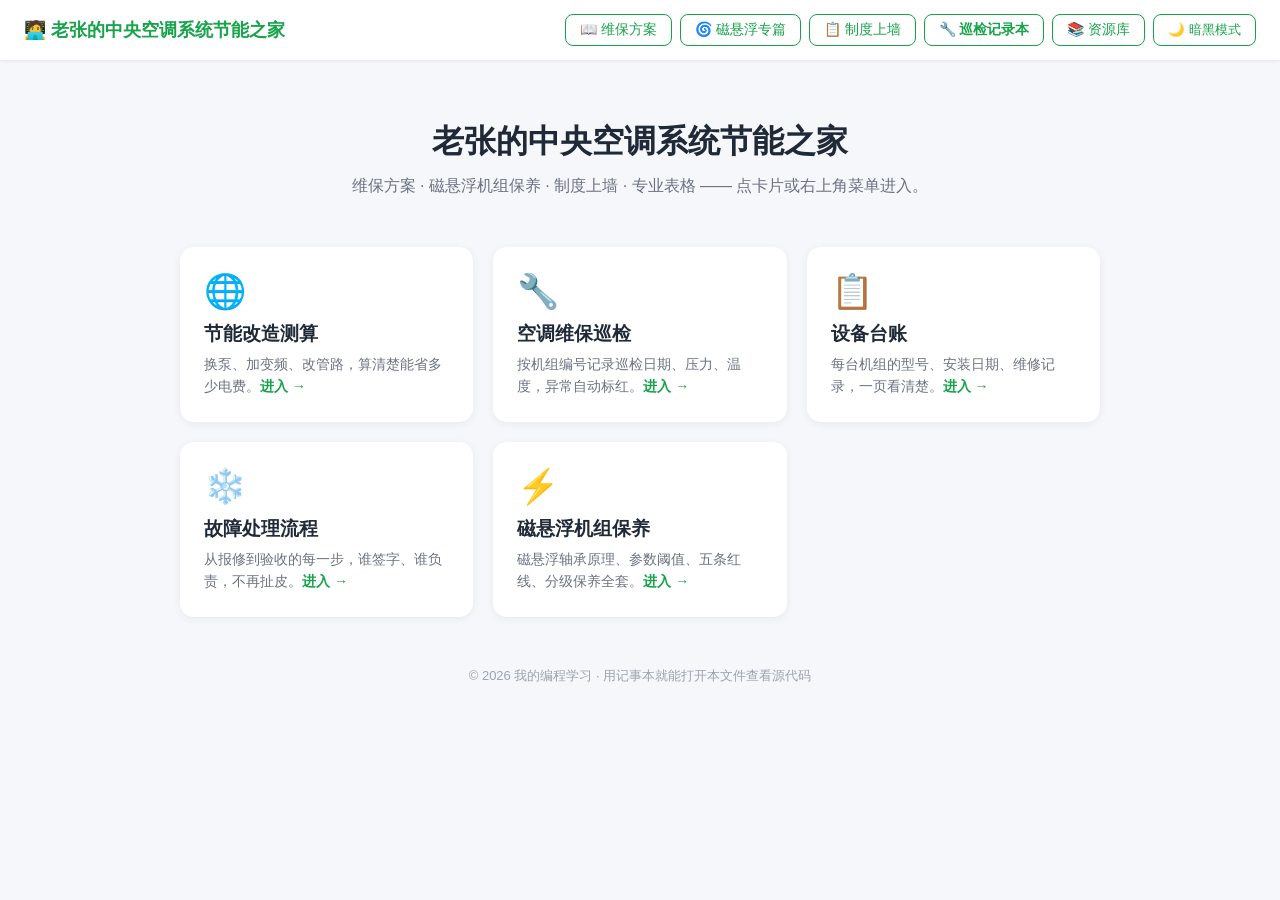
<file: index.html>
<!DOCTYPE html>
<html lang="zh-CN">
<head>
  <!-- 告诉浏览器：这是中文网页，手机上也能正常显示 -->
  <meta charset="UTF-8">
  <meta name="viewport" content="width=device-width, initial-scale=1.0">
 <title>老张的中央空调系统节能之家</title>

  <!-- CSS 样式都写在这里（皮肤：控制网页长什么样） -->
  <style>
    /* CSS 变量：改这两个颜色，全站跟着变，先玩这个 */
    :root {
      --主色: #16a34a;        /* 蓝色主题，改成 red 试试 */
      --背景色: #f5f7fa;
      --卡片色: #ffffff;
      --文字色: #1f2937;
    }
    /* 暗黑模式：点击按钮后 body 加上 dark 类，颜色全部切换 */
    body.dark {
      --背景色: #111827;
      --卡片色: #1f2937;
      --文字色: #e5e7eb;
    }

    * { margin: 0; padding: 0; box-sizing: border-box; }
    body {
      font-family: "Microsoft YaHei", sans-serif;
      background: var(--背景色);
      color: var(--文字色);
      transition: background 0.3s, color 0.3s;  /* 颜色切换时有淡入效果 */
    }

    /* ===== 顶部导航栏 ===== */
    header {
      background: var(--卡片色);
      display: flex;
      justify-content: space-between;   /* 左右两端对齐 */
      align-items: center;
      padding: 14px 24px;
      box-shadow: 0 1px 4px rgba(0,0,0,0.08);
      position: sticky; top: 0;         /* 往下滚动时导航栏固定在顶部 */
    }
    header .logo { font-weight: bold; color: var(--主色); font-size: 18px; }
    header button {
      border: 1px solid var(--主色);
      background: transparent;
      color: var(--主色);
      padding: 6px 14px;
      border-radius: 8px;
      cursor: pointer;                  /* 鼠标放上去变小手 */
    }
    header button:hover { background: var(--主色); color: #fff; }

    /* ===== 主标题区 ===== */
    .hero { text-align: center; padding: 60px 20px 30px; }
    .hero h1 { font-size: 32px; margin-bottom: 12px; }
    .hero p  { color: #6b7280; font-size: 16px; }

    /* ===== 卡片区 ===== */
    .cards {
      display: grid;
      grid-template-columns: repeat(auto-fit, minmax(220px, 1fr)); /* 手机上自动变一列 */
      gap: 20px;
      max-width: 960px;
      margin: 0 auto;
      padding: 20px;
    }
    .card {
      background: var(--卡片色);
      border-radius: 14px;
      padding: 24px;
      box-shadow: 0 2px 8px rgba(0,0,0,0.06);
      transition: transform 0.2s;
    }
    .card:hover { transform: translateY(-4px); }   /* 鼠标放上去轻轻上浮 */
    .card .icon  { font-size: 34px; }
    .card h3     { margin: 10px 0 6px; }
    .card p      { font-size: 14px; color: #6b7280; line-height: 1.6; }

    footer { text-align: center; padding: 30px; font-size: 13px; color: #9ca3af; }
  </style>
</head>

<body>
  <!-- HTML 结构（骨架：网页里有什么内容） -->

  <!-- 导航栏 -->
  <header>
    <div class="logo">🧑‍💻 老张的中央空调系统节能之家</div>
    <div style="display:flex; gap:8px; align-items:center; flex-wrap:wrap;">
      <a href="hvac-plan.html" style="border:1px solid var(--主色); color:var(--主色); padding:6px 14px; border-radius:8px; text-decoration:none; font-size:14px;" onmouseover="this.style.background='var(--主色)';this.style.color='#fff'" onmouseout="this.style.background='transparent';this.style.color='var(--主色)'">📖 维保方案</a>
      <a href="maglev.html" style="border:1px solid var(--主色); color:var(--主色); padding:6px 14px; border-radius:8px; text-decoration:none; font-size:14px;" onmouseover="this.style.background='var(--主色)';this.style.color='#fff'" onmouseout="this.style.background='transparent';this.style.color='var(--主色)'">🌀 磁悬浮专篇</a>
      <a href="zhidu.html" style="border:1px solid var(--主色); color:var(--主色); padding:6px 14px; border-radius:8px; text-decoration:none; font-size:14px;" onmouseover="this.style.background='var(--主色)';this.style.color='#fff'" onmouseout="this.style.background='transparent';this.style.color='var(--主色)'">📋 制度上墙</a>
      <a href="巡检记录本.html" style="border:1px solid var(--主色); color:var(--主色); padding:6px 14px; border-radius:8px; text-decoration:none; font-size:14px; font-weight:bold;" onmouseover="this.style.background='var(--主色)';this.style.color='#fff'" onmouseout="this.style.background='transparent';this.style.color='var(--主色)'">🔧 巡检记录本</a>
      <a href="resources.html" style="border:1px solid var(--主色); color:var(--主色); padding:6px 14px; border-radius:8px; text-decoration:none; font-size:14px;" onmouseover="this.style.background='var(--主色)';this.style.color='#fff'" onmouseout="this.style.background='transparent';this.style.color='var(--主色)'">📚 资源库</a>
      <button id="darkBtn">🌙 暗黑模式</button>
    </div>
  </header>

  <!-- 主标题 + 介绍 -->
  <section class="hero">
    <h1>老张的中央空调系统节能之家</h1>
    <p>维保方案 · 磁悬浮机组保养 · 制度上墙 · 专业表格 —— 点卡片或右上角菜单进入。</p>
  </section>

  <!-- 四张卡片：点击卡片直接进入对应内容页 -->
  <section class="cards">
    <div class="card" style="cursor:pointer" onclick="location.href='card-jieneng.html'">
      <div class="icon">🌐</div>
      <h3>节能改造测算</h3>
      <p>换泵、加变频、改管路，算清楚能省多少电费。<b style="color:var(--主色)">进入 →</b></p>
    </div>
    <div class="card" style="cursor:pointer" onclick="location.href='card-xunjian.html'">
      <div class="icon">🔧</div>
      <h3>空调维保巡检</h3>
      <p>按机组编号记录巡检日期、压力、温度，异常自动标红。<b style="color:var(--主色)">进入 →</b></p>
    </div>
    <div class="card" style="cursor:pointer" onclick="location.href='card-taizhang.html'">
      <div class="icon">📋</div>
      <h3>设备台账</h3>
      <p>每台机组的型号、安装日期、维修记录，一页看清楚。<b style="color:var(--主色)">进入 →</b></p>
    </div>
    <div class="card" style="cursor:pointer" onclick="location.href='card-guzhang.html'">
      <div class="icon">❄️</div>
      <h3>故障处理流程</h3>
      <p>从报修到验收的每一步，谁签字、谁负责，不再扯皮。<b style="color:var(--主色)">进入 →</b></p>
    </div>
  <div class="card" style="cursor:pointer" onclick="location.href='maglev.html'">
      <div class="icon">⚡</div>
      <h3>磁悬浮机组保养</h3>
      <p>磁悬浮轴承原理、参数阈值、五条红线、分级保养全套。<b style="color:var(--主色)">进入 →</b></p>
    </div>
  </section>

  <footer>© 2026 我的编程学习 · 用记事本就能打开本文件查看源代码</footer>

  <!-- JavaScript（大脑：网页怎么动） -->
  <script>
    // 找到按钮，点击时切换暗黑模式
    const btn = document.getElementById('darkBtn');
    btn.addEventListener('click', function () {
      document.body.classList.toggle('dark');
      // 顺便换按钮上的文字
      if (document.body.classList.contains('dark')) {
        btn.textContent = '☀️ 明亮模式';
      } else {
        btn.textContent = '🌙 暗黑模式';
      }
    });
  </script>
</body>
</html>
</file>
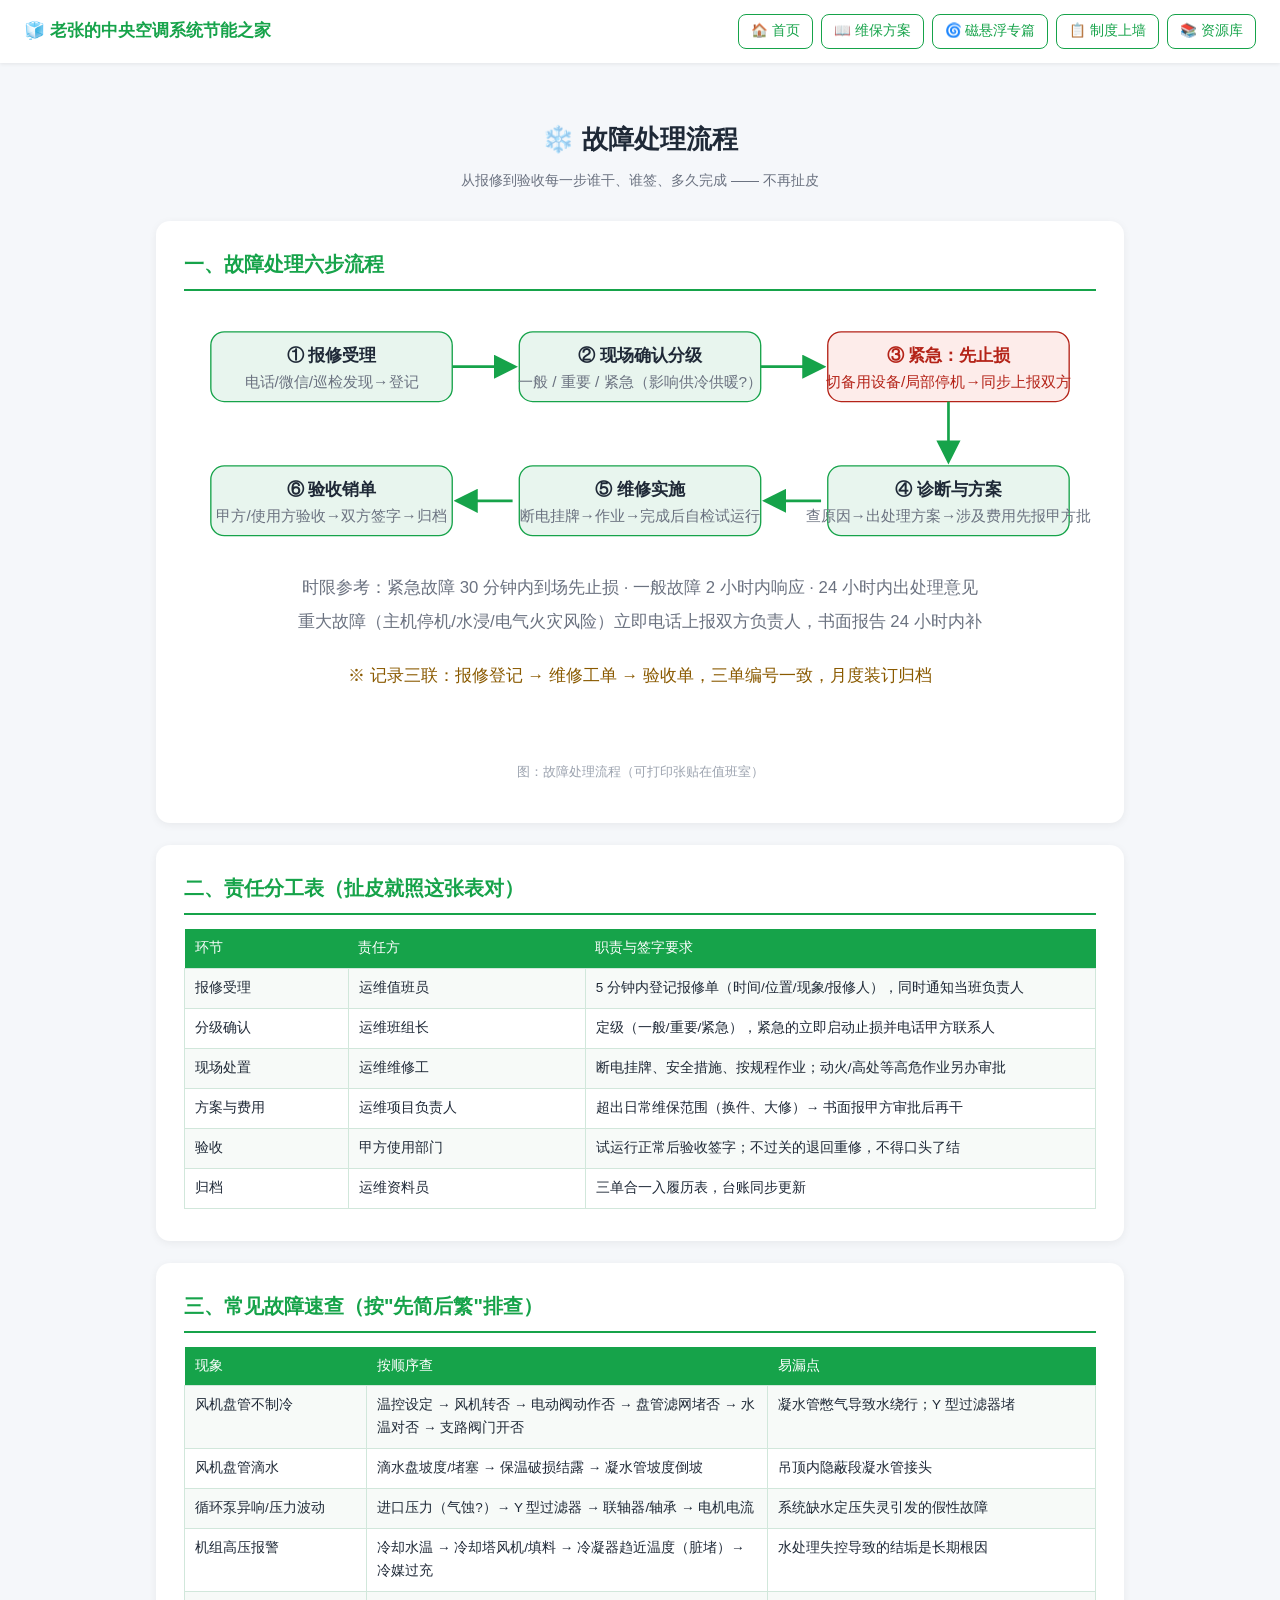
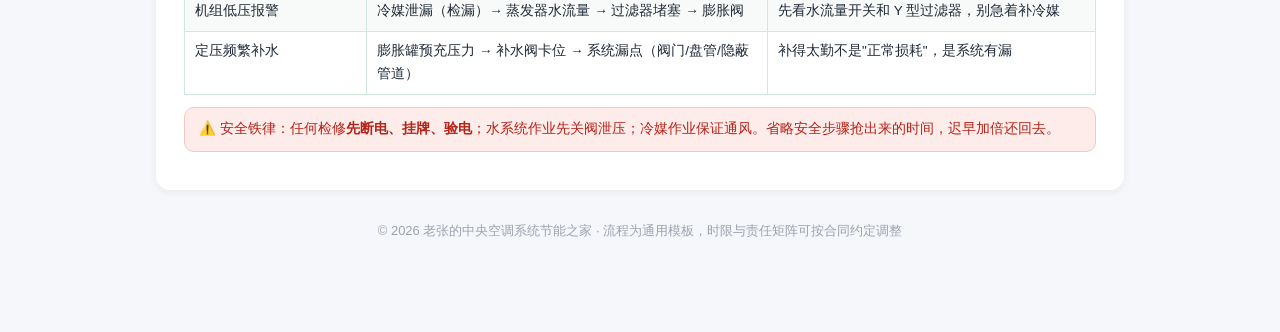
<file: card-guzhang.html>
<!DOCTYPE html>
<html lang="zh-CN">
<head>
<meta charset="UTF-8">
<meta name="viewport" content="width=device-width, initial-scale=1.0">
<title>故障处理流程 · 责任到人</title>
<link rel="stylesheet" href="styles.css">
</head>
<body>
<header>
  <div class="logo">🧊 老张的中央空调系统节能之家</div>
  <nav class="nav">
    <a href="index.html">🏠 首页</a>
    <a href="hvac-plan.html">📖 维保方案</a>
    <a href="maglev.html">🌀 磁悬浮专篇</a>
    <a href="zhidu.html">📋 制度上墙</a>
    <a href="resources.html">📚 资源库</a>
  </nav>
</header>

<div class="wrap">
  <div class="hero">
    <h1>❄️ 故障处理流程</h1>
    <p>从报修到验收每一步谁干、谁签、多久完成 —— 不再扯皮</p>
  </div>

  <section class="box">
    <h2>一、故障处理六步流程</h2>
    <figure>
      <svg viewBox="0 0 680 330" xmlns="http://www.w3.org/2000/svg">
        <defs>
          <marker id="ar" markerWidth="9" markerHeight="9" refX="7" refY="4.5" orient="auto">
            <path d="M0,0 L9,4.5 L0,9 z" fill="#16a34a"/>
          </marker>
        </defs>
        <!-- 六个步骤盒子 -->
        <g font-size="13" fill="#1f2937">
          <rect x="20"  y="20"  width="180" height="52" rx="10" fill="#e8f5ee" stroke="#16a34a"/>
          <text x="110" y="42" text-anchor="middle" font-weight="bold">① 报修受理</text>
          <text x="110" y="61" text-anchor="middle" font-size="11.5" fill="#6b7280">电话/微信/巡检发现→登记</text>

          <rect x="250" y="20"  width="180" height="52" rx="10" fill="#e8f5ee" stroke="#16a34a"/>
          <text x="340" y="42" text-anchor="middle" font-weight="bold">② 现场确认分级</text>
          <text x="340" y="61" text-anchor="middle" font-size="11.5" fill="#6b7280">一般 / 重要 / 紧急（影响供冷供暖?）</text>

          <rect x="480" y="20"  width="180" height="52" rx="10" fill="#fdecea" stroke="#b42318"/>
          <text x="570" y="42" text-anchor="middle" font-weight="bold" fill="#b42318">③ 紧急：先止损</text>
          <text x="570" y="61" text-anchor="middle" font-size="11.5" fill="#b42318">切备用设备/局部停机→同步上报双方</text>

          <rect x="480" y="120" width="180" height="52" rx="10" fill="#e8f5ee" stroke="#16a34a"/>
          <text x="570" y="142" text-anchor="middle" font-weight="bold">④ 诊断与方案</text>
          <text x="570" y="161" text-anchor="middle" font-size="11.5" fill="#6b7280">查原因→出处理方案→涉及费用先报甲方批</text>

          <rect x="250" y="120" width="180" height="52" rx="10" fill="#e8f5ee" stroke="#16a34a"/>
          <text x="340" y="142" text-anchor="middle" font-weight="bold">⑤ 维修实施</text>
          <text x="340" y="161" text-anchor="middle" font-size="11.5" fill="#6b7280">断电挂牌→作业→完成后自检试运行</text>

          <rect x="20"  y="120" width="180" height="52" rx="10" fill="#e8f5ee" stroke="#16a34a"/>
          <text x="110" y="142" text-anchor="middle" font-weight="bold">⑥ 验收销单</text>
          <text x="110" y="161" text-anchor="middle" font-size="11.5" fill="#6b7280">甲方/使用方验收→双方签字→归档</text>
        </g>
        <!-- 箭头 -->
        <g stroke="#16a34a" stroke-width="2" fill="none" marker-end="url(#ar)">
          <line x1="200" y1="46" x2="245" y2="46"/>
          <line x1="430" y1="46" x2="475" y2="46"/>
          <line x1="570" y1="72" x2="570" y2="115"/>
          <line x1="475" y1="146" x2="435" y2="146"/>
          <line x1="245" y1="146" x2="205" y2="146"/>
        </g>
        <!-- 时限说明 -->
        <text x="340" y="215" text-anchor="middle" font-size="12.5" fill="#6b7280">时限参考：紧急故障 30 分钟内到场先止损 · 一般故障 2 小时内响应 · 24 小时内出处理意见</text>
        <text x="340" y="240" text-anchor="middle" font-size="12.5" fill="#6b7280">重大故障（主机停机/水浸/电气火灾风险）立即电话上报双方负责人，书面报告 24 小时内补</text>
        <text x="340" y="280" text-anchor="middle" font-size="12.5" fill="#8a5a00">※ 记录三联：报修登记 → 维修工单 → 验收单，三单编号一致，月度装订归档</text>
      </svg>
      <figcaption>图：故障处理流程（可打印张贴在值班室）</figcaption>
    </figure>
  </section>

  <section class="box">
    <h2>二、责任分工表（扯皮就照这张表对）</h2>
    <table>
      <tr><th style="width:18%">环节</th><th style="width:26%">责任方</th><th>职责与签字要求</th></tr>
      <tr><td>报修受理</td><td>运维值班员</td><td>5 分钟内登记报修单（时间/位置/现象/报修人），同时通知当班负责人</td></tr>
      <tr><td>分级确认</td><td>运维班组长</td><td>定级（一般/重要/紧急），紧急的立即启动止损并电话甲方联系人</td></tr>
      <tr><td>现场处置</td><td>运维维修工</td><td>断电挂牌、安全措施、按规程作业；动火/高处等高危作业另办审批</td></tr>
      <tr><td>方案与费用</td><td>运维项目负责人</td><td>超出日常维保范围（换件、大修）→ 书面报甲方审批后再干</td></tr>
      <tr><td>验收</td><td>甲方使用部门</td><td>试运行正常后验收签字；不过关的退回重修，不得口头了结</td></tr>
      <tr><td>归档</td><td>运维资料员</td><td>三单合一入履历表，台账同步更新</td></tr>
    </table>
  </section>

  <section class="box">
    <h2>三、常见故障速查（按"先简后繁"排查）</h2>
    <table>
      <tr><th style="width:20%">现象</th><th style="width:44%">按顺序查</th><th>易漏点</th></tr>
      <tr><td>风机盘管不制冷</td><td>温控设定 → 风机转否 → 电动阀动作否 → 盘管滤网堵否 → 水温对否 → 支路阀门开否</td><td>凝水管憋气导致水绕行；Y 型过滤器堵</td></tr>
      <tr><td>风机盘管滴水</td><td>滴水盘坡度/堵塞 → 保温破损结露 → 凝水管坡度倒坡</td><td>吊顶内隐蔽段凝水管接头</td></tr>
      <tr><td>循环泵异响/压力波动</td><td>进口压力（气蚀?）→ Y 型过滤器 → 联轴器/轴承 → 电机电流</td><td>系统缺水定压失灵引发的假性故障</td></tr>
      <tr><td>机组高压报警</td><td>冷却水温 → 冷却塔风机/填料 → 冷凝器趋近温度（脏堵）→ 冷媒过充</td><td>水处理失控导致的结垢是长期根因</td></tr>
      <tr><td>机组低压报警</td><td>冷媒泄漏（检漏）→ 蒸发器水流量 → 过滤器堵塞 → 膨胀阀</td><td>先看水流量开关和 Y 型过滤器，别急着补冷媒</td></tr>
      <tr><td>定压频繁补水</td><td>膨胀罐预充压力 → 补水阀卡位 → 系统漏点（阀门/盘管/隐蔽管道）</td><td>补得太勤不是"正常损耗"，是系统有漏</td></tr>
    </table>
    <div class="tip warn">⚠️ 安全铁律：任何检修<b>先断电、挂牌、验电</b>；水系统作业先关阀泄压；冷媒作业保证通风。省略安全步骤抢出来的时间，迟早加倍还回去。</div>
  </section>

  <footer>© 2026 老张的中央空调系统节能之家 · 流程为通用模板，时限与责任矩阵可按合同约定调整</footer>
</div>
</body>
</html>
</file>
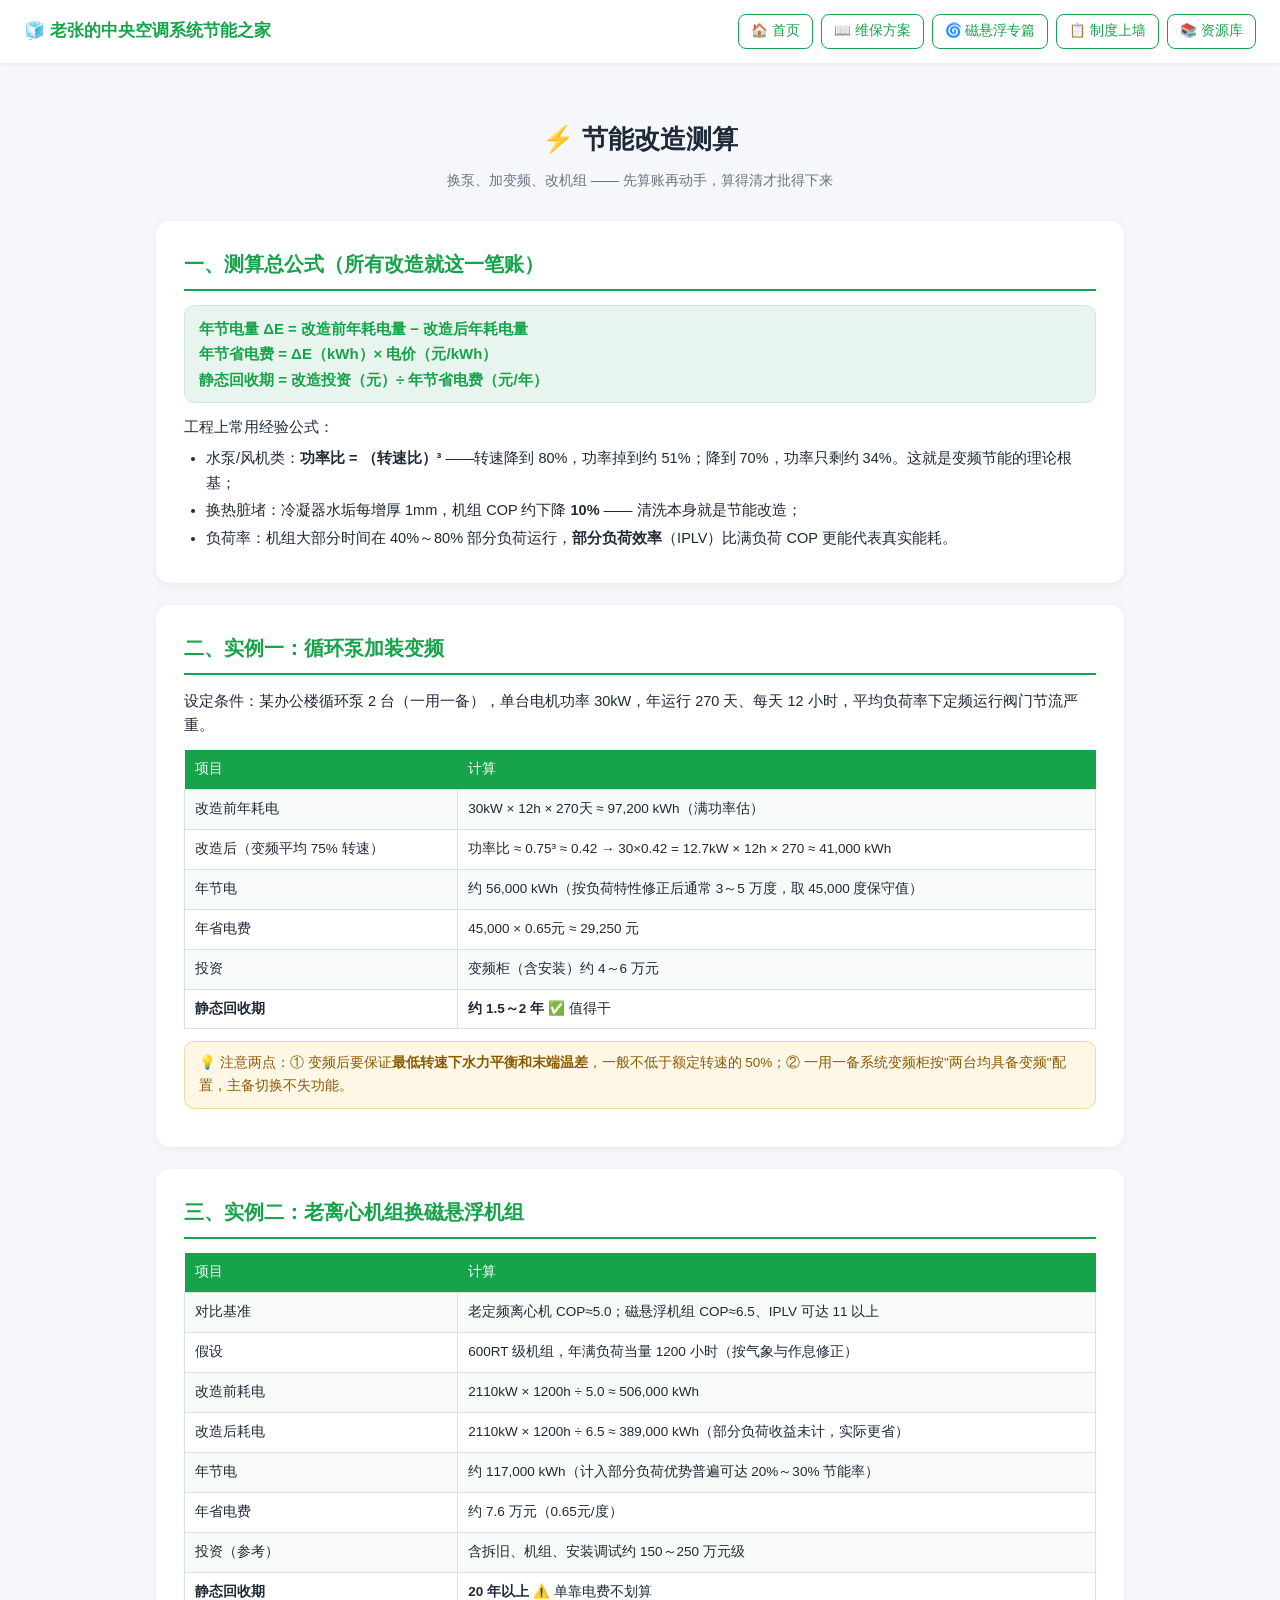
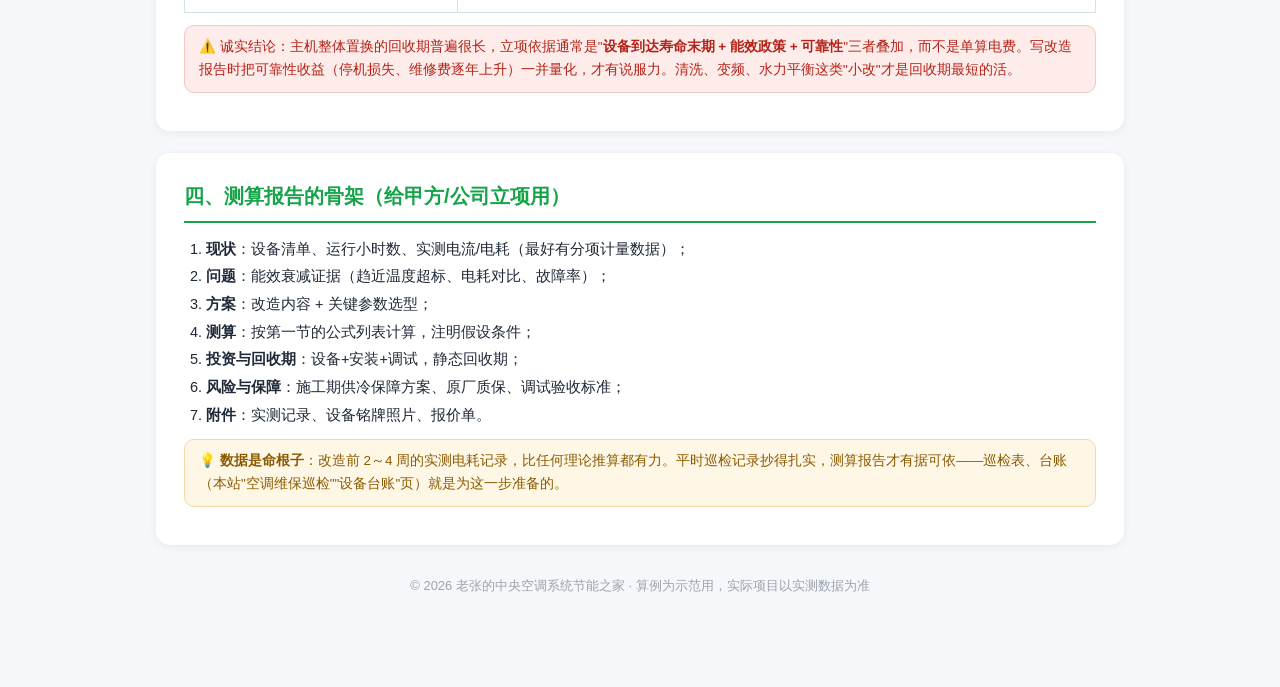
<file: card-jieneng.html>
<!DOCTYPE html>
<html lang="zh-CN">
<head>
<meta charset="UTF-8">
<meta name="viewport" content="width=device-width, initial-scale=1.0">
<title>节能改造测算 · 方法与实例</title>
<link rel="stylesheet" href="styles.css">
</head>
<body>
<header>
  <div class="logo">🧊 老张的中央空调系统节能之家</div>
  <nav class="nav">
    <a href="index.html">🏠 首页</a>
    <a href="hvac-plan.html">📖 维保方案</a>
    <a href="maglev.html">🌀 磁悬浮专篇</a>
    <a href="zhidu.html">📋 制度上墙</a>
    <a href="resources.html">📚 资源库</a>
  </nav>
</header>

<div class="wrap">
  <div class="hero">
    <h1>⚡ 节能改造测算</h1>
    <p>换泵、加变频、改机组 —— 先算账再动手，算得清才批得下来</p>
  </div>

  <section class="box">
    <h2>一、测算总公式（所有改造就这一笔账）</h2>
    <div class="tip ok" style="font-size:15px">
      <b>年节电量 ΔE = 改造前年耗电量 − 改造后年耗电量</b><br>
      <b>年节省电费 = ΔE（kWh）× 电价（元/kWh）</b><br>
      <b>静态回收期 = 改造投资（元）÷ 年节省电费（元/年）</b>
    </div>
    <p>工程上常用经验公式：</p>
    <ul>
      <li>水泵/风机类：<b>功率比 = （转速比）³</b> ——转速降到 80%，功率掉到约 51%；降到 70%，功率只剩约 34%。这就是变频节能的理论根基；</li>
      <li>换热脏堵：冷凝器水垢每增厚 1mm，机组 COP 约下降 <b>10%</b> —— 清洗本身就是节能改造；</li>
      <li>负荷率：机组大部分时间在 40%～80% 部分负荷运行，<b>部分负荷效率</b>（IPLV）比满负荷 COP 更能代表真实能耗。</li>
    </ul>
  </section>

  <section class="box">
    <h2>二、实例一：循环泵加装变频</h2>
    <p>设定条件：某办公楼循环泵 2 台（一用一备），单台电机功率 30kW，年运行 270 天、每天 12 小时，平均负荷率下定频运行阀门节流严重。</p>
    <table>
      <tr><th style="width:30%">项目</th><th>计算</th></tr>
      <tr><td>改造前年耗电</td><td>30kW × 12h × 270天 ≈ 97,200 kWh（满功率估）</td></tr>
      <tr><td>改造后（变频平均 75% 转速）</td><td>功率比 ≈ 0.75³ ≈ 0.42 → 30×0.42 = 12.7kW × 12h × 270 ≈ 41,000 kWh</td></tr>
      <tr><td>年节电</td><td>约 56,000 kWh（按负荷特性修正后通常 3～5 万度，取 45,000 度保守值）</td></tr>
      <tr><td>年省电费</td><td>45,000 × 0.65元 ≈ 29,250 元</td></tr>
      <tr><td>投资</td><td>变频柜（含安装）约 4～6 万元</td></tr>
      <tr><td><b>静态回收期</b></td><td><b>约 1.5～2 年</b> ✅ 值得干</td></tr>
    </table>
    <div class="tip">💡 注意两点：① 变频后要保证<b>最低转速下水力平衡和末端温差</b>，一般不低于额定转速的 50%；② 一用一备系统变频柜按"两台均具备变频"配置，主备切换不失功能。</div>
  </section>

  <section class="box">
    <h2>三、实例二：老离心机组换磁悬浮机组</h2>
    <table>
      <tr><th style="width:30%">项目</th><th>计算</th></tr>
      <tr><td>对比基准</td><td>老定频离心机 COP≈5.0；磁悬浮机组 COP≈6.5、IPLV 可达 11 以上</td></tr>
      <tr><td>假设</td><td>600RT 级机组，年满负荷当量 1200 小时（按气象与作息修正）</td></tr>
      <tr><td>改造前耗电</td><td>2110kW × 1200h ÷ 5.0 ≈ 506,000 kWh</td></tr>
      <tr><td>改造后耗电</td><td>2110kW × 1200h ÷ 6.5 ≈ 389,000 kWh（部分负荷收益未计，实际更省）</td></tr>
      <tr><td>年节电</td><td>约 117,000 kWh（计入部分负荷优势普遍可达 20%～30% 节能率）</td></tr>
      <tr><td>年省电费</td><td>约 7.6 万元（0.65元/度）</td></tr>
      <tr><td>投资（参考）</td><td>含拆旧、机组、安装调试约 150～250 万元级</td></tr>
      <tr><td><b>静态回收期</b></td><td><b>20 年以上</b> ⚠️ 单靠电费不划算</td></tr>
    </table>
    <div class="tip warn">⚠️ 诚实结论：主机整体置换的回收期普遍很长，立项依据通常是"<b>设备到达寿命末期 + 能效政策 + 可靠性</b>"三者叠加，而不是单算电费。写改造报告时把可靠性收益（停机损失、维修费逐年上升）一并量化，才有说服力。清洗、变频、水力平衡这类"小改"才是回收期最短的活。</div>
  </section>

  <section class="box">
    <h2>四、测算报告的骨架（给甲方/公司立项用）</h2>
    <ol>
      <li><b>现状</b>：设备清单、运行小时数、实测电流/电耗（最好有分项计量数据）；</li>
      <li><b>问题</b>：能效衰减证据（趋近温度超标、电耗对比、故障率）；</li>
      <li><b>方案</b>：改造内容 + 关键参数选型；</li>
      <li><b>测算</b>：按第一节的公式列表计算，注明假设条件；</li>
      <li><b>投资与回收期</b>：设备+安装+调试，静态回收期；</li>
      <li><b>风险与保障</b>：施工期供冷保障方案、原厂质保、调试验收标准；</li>
      <li><b>附件</b>：实测记录、设备铭牌照片、报价单。</li>
    </ol>
    <div class="tip">💡 <b>数据是命根子</b>：改造前 2～4 周的实测电耗记录，比任何理论推算都有力。平时巡检记录抄得扎实，测算报告才有据可依——巡检表、台账（本站"空调维保巡检""设备台账"页）就是为这一步准备的。</div>
  </section>

  <footer>© 2026 老张的中央空调系统节能之家 · 算例为示范用，实际项目以实测数据为准</footer>
</div>
</body>
</html>
</file>
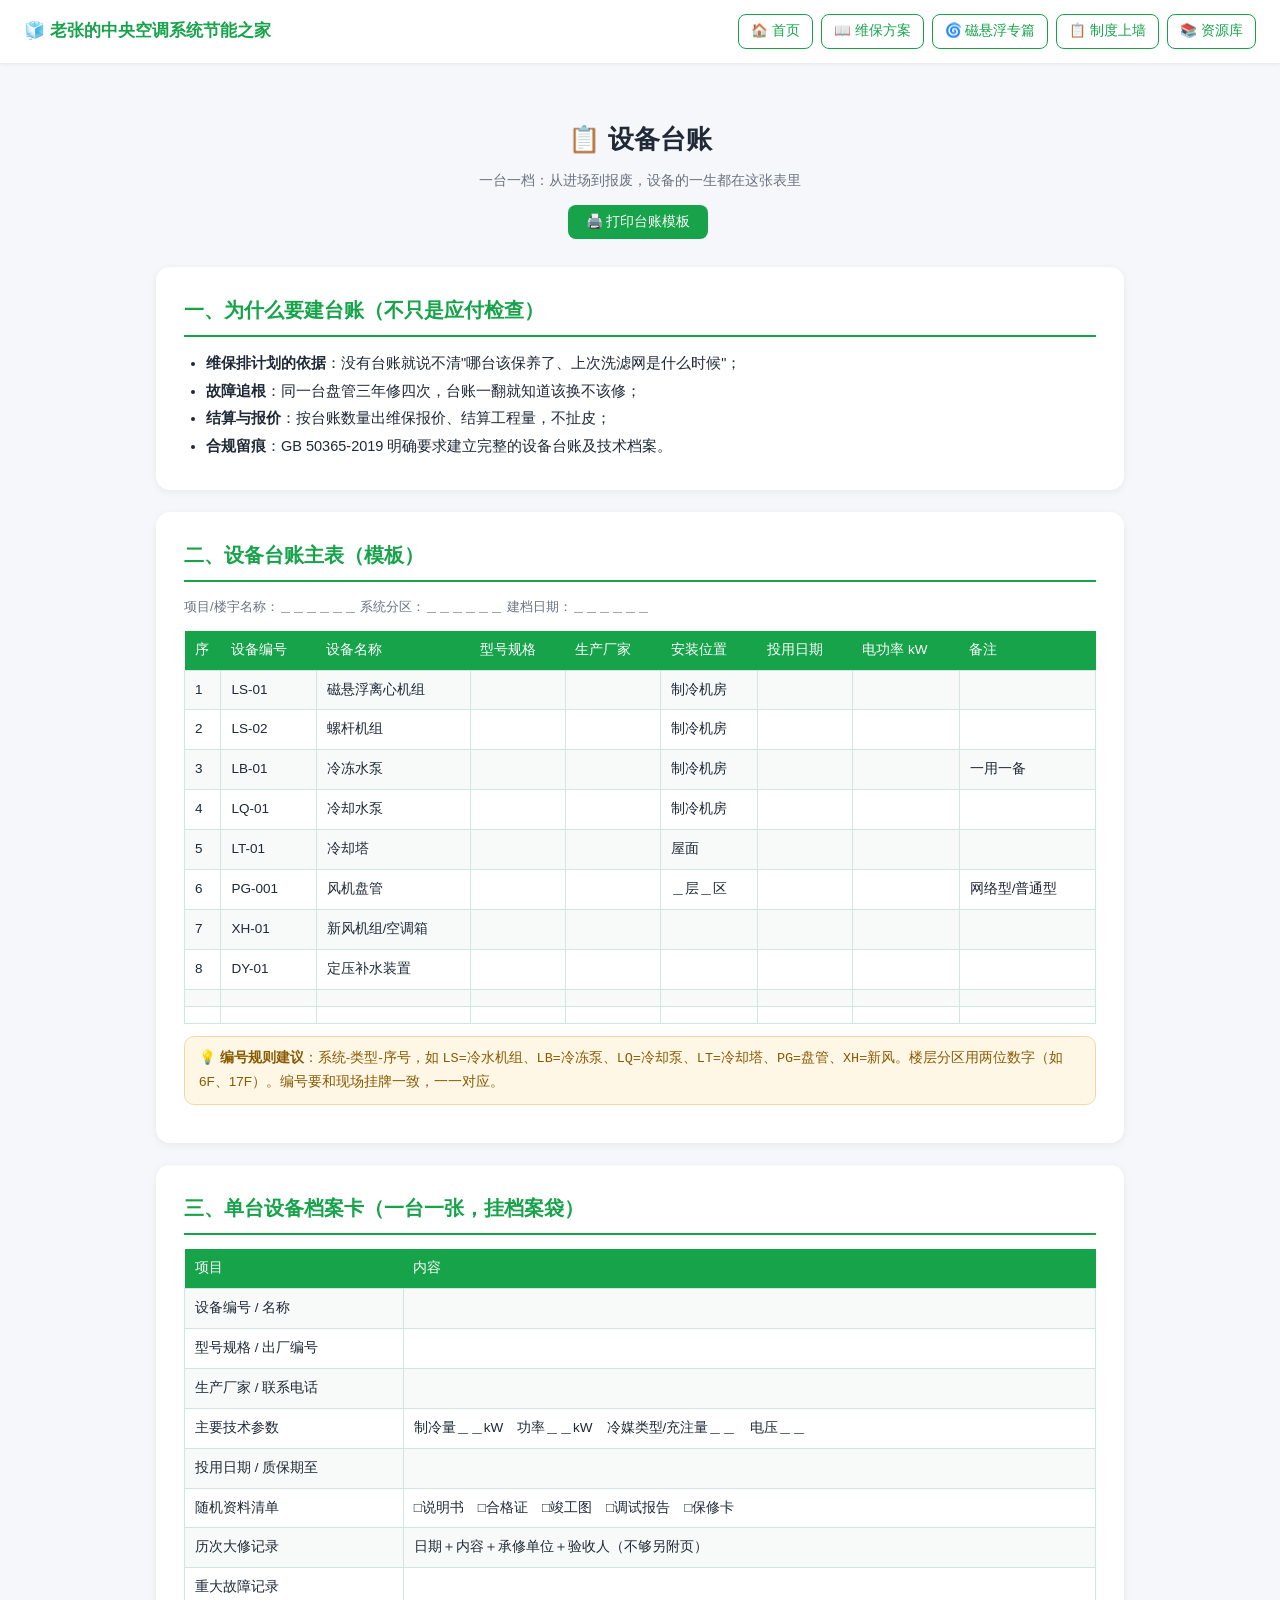
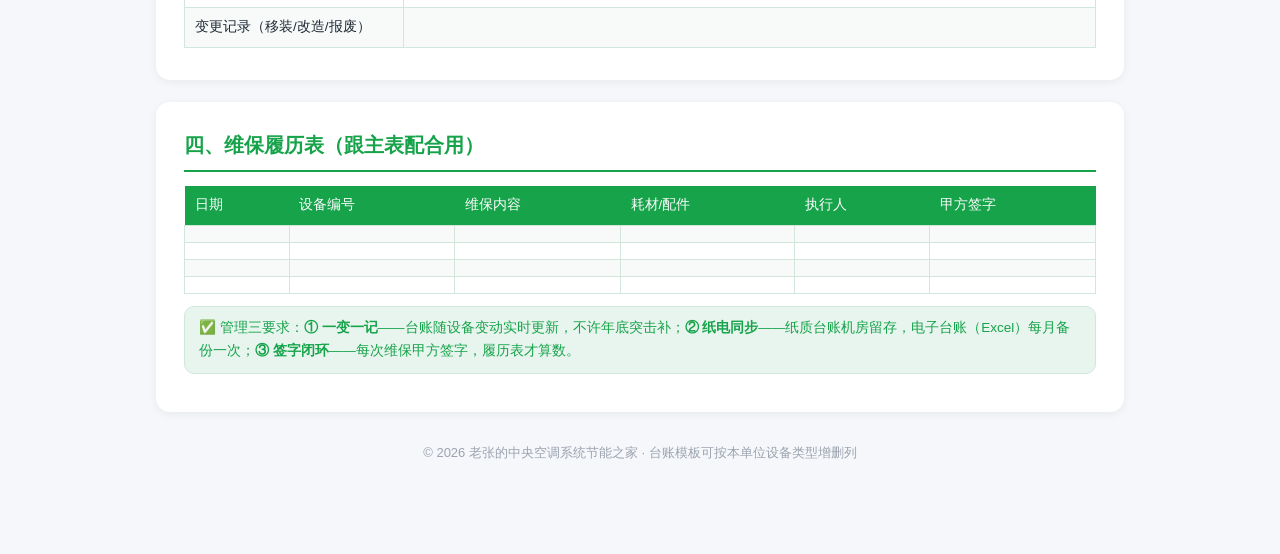
<file: card-taizhang.html>
<!DOCTYPE html>
<html lang="zh-CN">
<head>
<meta charset="UTF-8">
<meta name="viewport" content="width=device-width, initial-scale=1.0">
<title>设备台账 · 模板与管理要求</title>
<link rel="stylesheet" href="styles.css">
</head>
<body>
<header>
  <div class="logo">🧊 老张的中央空调系统节能之家</div>
  <nav class="nav">
    <a href="index.html">🏠 首页</a>
    <a href="hvac-plan.html">📖 维保方案</a>
    <a href="maglev.html">🌀 磁悬浮专篇</a>
    <a href="zhidu.html">📋 制度上墙</a>
    <a href="resources.html">📚 资源库</a>
  </nav>
</header>

<div class="wrap">
  <div class="hero">
    <h1>📋 设备台账</h1>
    <p>一台一档：从进场到报废，设备的一生都在这张表里</p>
    <p style="margin-top:6px"><button class="btn-print" onclick="window.print()">🖨️ 打印台账模板</button></p>
  </div>

  <section class="box">
    <h2>一、为什么要建台账（不只是应付检查）</h2>
    <ul>
      <li><b>维保排计划的依据</b>：没有台账就说不清"哪台该保养了、上次洗滤网是什么时候"；</li>
      <li><b>故障追根</b>：同一台盘管三年修四次，台账一翻就知道该换不该修；</li>
      <li><b>结算与报价</b>：按台账数量出维保报价、结算工程量，不扯皮；</li>
      <li><b>合规留痕</b>：GB 50365-2019 明确要求建立完整的设备台账及技术档案。</li>
    </ul>
  </section>

  <section class="box">
    <h2>二、设备台账主表（模板）</h2>
    <p style="font-size:13px;color:#6b7280">项目/楼宇名称：＿＿＿＿＿＿ 系统分区：＿＿＿＿＿＿ 建档日期：＿＿＿＿＿＿</p>
    <table>
      <tr><th style="width:4%">序</th><th>设备编号</th><th>设备名称</th><th>型号规格</th><th>生产厂家</th><th>安装位置</th><th>投用日期</th><th>电功率 kW</th><th>备注</th></tr>
      <tr><td>1</td><td>LS-01</td><td>磁悬浮离心机组</td><td> </td><td> </td><td>制冷机房</td><td> </td><td> </td><td> </td></tr>
      <tr><td>2</td><td>LS-02</td><td>螺杆机组</td><td> </td><td> </td><td>制冷机房</td><td> </td><td> </td><td> </td></tr>
      <tr><td>3</td><td>LB-01</td><td>冷冻水泵</td><td> </td><td> </td><td>制冷机房</td><td> </td><td> </td><td>一用一备</td></tr>
      <tr><td>4</td><td>LQ-01</td><td>冷却水泵</td><td> </td><td> </td><td>制冷机房</td><td> </td><td> </td><td> </td></tr>
      <tr><td>5</td><td>LT-01</td><td>冷却塔</td><td> </td><td> </td><td>屋面</td><td> </td><td> </td><td> </td></tr>
      <tr><td>6</td><td>PG-001</td><td>风机盘管</td><td> </td><td> </td><td>＿层＿区</td><td> </td><td> </td><td>网络型/普通型</td></tr>
      <tr><td>7</td><td>XH-01</td><td>新风机组/空调箱</td><td> </td><td> </td><td> </td><td> </td><td> </td><td> </td></tr>
      <tr><td>8</td><td>DY-01</td><td>定压补水装置</td><td> </td><td> </td><td> </td><td> </td><td> </td><td> </td></tr>
      <tr><td> </td><td> </td><td> </td><td> </td><td> </td><td> </td><td> </td><td> </td><td> </td></tr>
      <tr><td> </td><td> </td><td> </td><td> </td><td> </td><td> </td><td> </td><td> </td><td> </td></tr>
    </table>
    <div class="tip">💡 <b>编号规则建议</b>：系统-类型-序号，如 <code>LS</code>=冷水机组、<code>LB</code>=冷冻泵、<code>LQ</code>=冷却泵、<code>LT</code>=冷却塔、<code>PG</code>=盘管、<code>XH</code>=新风。楼层分区用两位数字（如 6F、17F）。编号要和现场挂牌一致，一一对应。</div>
  </section>

  <section class="box">
    <h2>三、单台设备档案卡（一台一张，挂档案袋）</h2>
    <table>
      <tr><th style="width:24%">项目</th><th>内容</th></tr>
      <tr><td>设备编号 / 名称</td><td> </td></tr>
      <tr><td>型号规格 / 出厂编号</td><td> </td></tr>
      <tr><td>生产厂家 / 联系电话</td><td> </td></tr>
      <tr><td>主要技术参数</td><td>制冷量＿＿kW　功率＿＿kW　冷媒类型/充注量＿＿　电压＿＿</td></tr>
      <tr><td>投用日期 / 质保期至</td><td> </td></tr>
      <tr><td>随机资料清单</td><td>□说明书　□合格证　□竣工图　□调试报告　□保修卡</td></tr>
      <tr><td>历次大修记录</td><td>日期＋内容＋承修单位＋验收人（不够另附页）</td></tr>
      <tr><td>重大故障记录</td><td> </td></tr>
      <tr><td>变更记录（移装/改造/报废）</td><td> </td></tr>
    </table>
  </section>

  <section class="box">
    <h2>四、维保履历表（跟主表配合用）</h2>
    <table>
      <tr><th>日期</th><th>设备编号</th><th>维保内容</th><th>耗材/配件</th><th>执行人</th><th>甲方签字</th></tr>
      <tr><td> </td><td> </td><td> </td><td> </td><td> </td><td> </td></tr>
      <tr><td> </td><td> </td><td> </td><td> </td><td> </td><td> </td></tr>
      <tr><td> </td><td> </td><td> </td><td> </td><td> </td><td> </td></tr>
      <tr><td> </td><td> </td><td> </td><td> </td><td> </td><td> </td></tr>
    </table>
    <div class="tip ok">✅ 管理三要求：<b>① 一变一记</b>——台账随设备变动实时更新，不许年底突击补；<b>② 纸电同步</b>——纸质台账机房留存，电子台账（Excel）每月备份一次；<b>③ 签字闭环</b>——每次维保甲方签字，履历表才算数。</div>
  </section>

  <footer>© 2026 老张的中央空调系统节能之家 · 台账模板可按本单位设备类型增删列</footer>
</div>
</body>
</html>
</file>
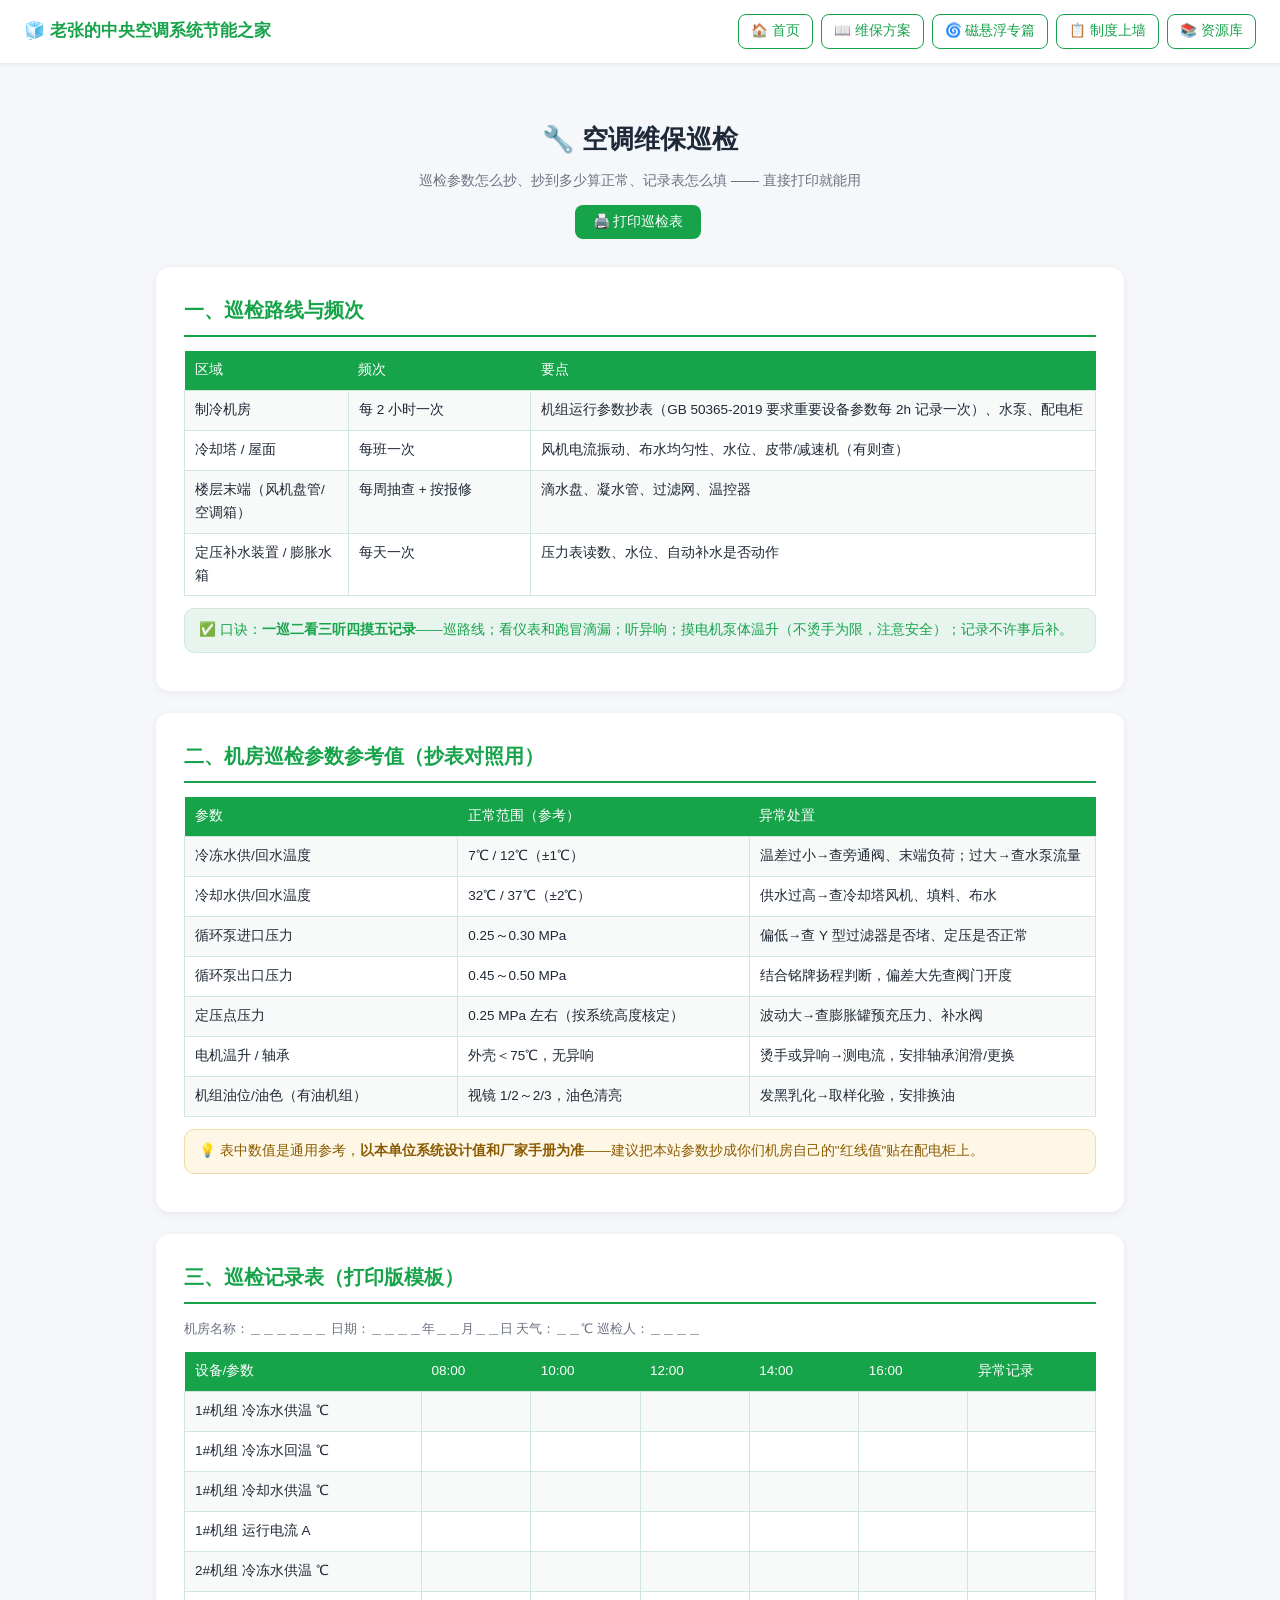
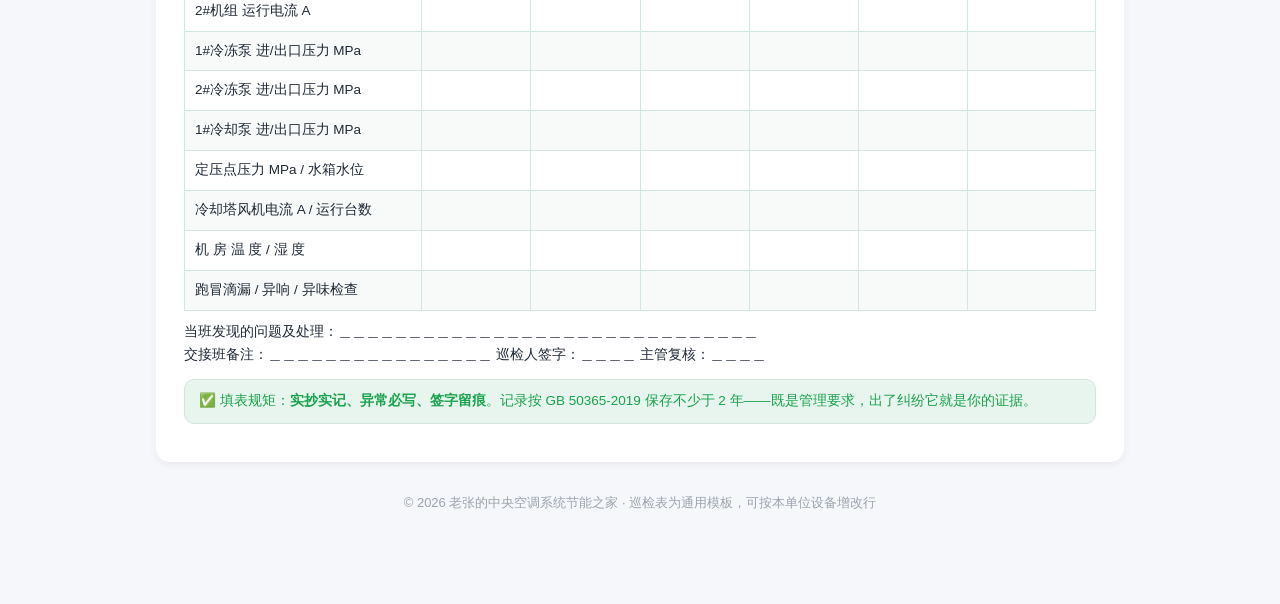
<file: card-xunjian.html>
<!DOCTYPE html>
<html lang="zh-CN">
<head>
<meta charset="UTF-8">
<meta name="viewport" content="width=device-width, initial-scale=1.0">
<title>空调维保巡检 · 记录表格模板</title>
<link rel="stylesheet" href="styles.css">
</head>
<body>
<header>
  <div class="logo">🧊 老张的中央空调系统节能之家</div>
  <nav class="nav">
    <a href="index.html">🏠 首页</a>
    <a href="hvac-plan.html">📖 维保方案</a>
    <a href="maglev.html">🌀 磁悬浮专篇</a>
    <a href="zhidu.html">📋 制度上墙</a>
    <a href="resources.html">📚 资源库</a>
  </nav>
</header>

<div class="wrap">
  <div class="hero">
    <h1>🔧 空调维保巡检</h1>
    <p>巡检参数怎么抄、抄到多少算正常、记录表怎么填 —— 直接打印就能用</p>
    <p style="margin-top:6px"><button class="btn-print" onclick="window.print()">🖨️ 打印巡检表</button></p>
  </div>

  <section class="box">
    <h2>一、巡检路线与频次</h2>
    <table>
      <tr><th style="width:18%">区域</th><th style="width:20%">频次</th><th>要点</th></tr>
      <tr><td>制冷机房</td><td>每 2 小时一次</td><td>机组运行参数抄表（GB 50365-2019 要求重要设备参数每 2h 记录一次）、水泵、配电柜</td></tr>
      <tr><td>冷却塔 / 屋面</td><td>每班一次</td><td>风机电流振动、布水均匀性、水位、皮带/减速机（有则查）</td></tr>
      <tr><td>楼层末端（风机盘管/空调箱）</td><td>每周抽查 + 按报修</td><td>滴水盘、凝水管、过滤网、温控器</td></tr>
      <tr><td>定压补水装置 / 膨胀水箱</td><td>每天一次</td><td>压力表读数、水位、自动补水是否动作</td></tr>
    </table>
    <div class="tip ok">✅ 口诀：<b>一巡二看三听四摸五记录</b>——巡路线；看仪表和跑冒滴漏；听异响；摸电机泵体温升（不烫手为限，注意安全）；记录不许事后补。</div>
  </section>

  <section class="box">
    <h2>二、机房巡检参数参考值（抄表对照用）</h2>
    <table>
      <tr><th style="width:30%">参数</th><th style="width:32%">正常范围（参考）</th><th>异常处置</th></tr>
      <tr><td>冷冻水供/回水温度</td><td>7℃ / 12℃（±1℃）</td><td>温差过小→查旁通阀、末端负荷；过大→查水泵流量</td></tr>
      <tr><td>冷却水供/回水温度</td><td>32℃ / 37℃（±2℃）</td><td>供水过高→查冷却塔风机、填料、布水</td></tr>
      <tr><td>循环泵进口压力</td><td>0.25～0.30 MPa</td><td>偏低→查 Y 型过滤器是否堵、定压是否正常</td></tr>
      <tr><td>循环泵出口压力</td><td>0.45～0.50 MPa</td><td>结合铭牌扬程判断，偏差大先查阀门开度</td></tr>
      <tr><td>定压点压力</td><td>0.25 MPa 左右（按系统高度核定）</td><td>波动大→查膨胀罐预充压力、补水阀</td></tr>
      <tr><td>电机温升 / 轴承</td><td>外壳＜75℃，无异响</td><td>烫手或异响→测电流，安排轴承润滑/更换</td></tr>
      <tr><td>机组油位/油色（有油机组）</td><td>视镜 1/2～2/3，油色清亮</td><td>发黑乳化→取样化验，安排换油</td></tr>
    </table>
    <div class="tip">💡 表中数值是通用参考，<b>以本单位系统设计值和厂家手册为准</b>——建议把本站参数抄成你们机房自己的"红线值"贴在配电柜上。</div>
  </section>

  <section class="box">
    <h2>三、巡检记录表（打印版模板）</h2>
    <p style="font-size:13px;color:#6b7280">机房名称：＿＿＿＿＿＿ 日期：＿＿＿＿年＿＿月＿＿日 天气：＿＿℃ 巡检人：＿＿＿＿</p>
    <table>
      <tr><th>设备/参数</th><th style="width:12%">08:00</th><th style="width:12%">10:00</th><th style="width:12%">12:00</th><th style="width:12%">14:00</th><th style="width:12%">16:00</th><th style="width:14%">异常记录</th></tr>
      <tr><td>1#机组 冷冻水供温 ℃</td><td> </td><td> </td><td> </td><td> </td><td> </td><td> </td></tr>
      <tr><td>1#机组 冷冻水回温 ℃</td><td> </td><td> </td><td> </td><td> </td><td> </td><td> </td></tr>
      <tr><td>1#机组 冷却水供温 ℃</td><td> </td><td> </td><td> </td><td> </td><td> </td><td> </td></tr>
      <tr><td>1#机组 运行电流 A</td><td> </td><td> </td><td> </td><td> </td><td> </td><td> </td></tr>
      <tr><td>2#机组 冷冻水供温 ℃</td><td> </td><td> </td><td> </td><td> </td><td> </td><td> </td></tr>
      <tr><td>2#机组 运行电流 A</td><td> </td><td> </td><td> </td><td> </td><td> </td><td> </td></tr>
      <tr><td>1#冷冻泵 进/出口压力 MPa</td><td> </td><td> </td><td> </td><td> </td><td> </td><td> </td></tr>
      <tr><td>2#冷冻泵 进/出口压力 MPa</td><td> </td><td> </td><td> </td><td> </td><td> </td><td> </td></tr>
      <tr><td>1#冷却泵 进/出口压力 MPa</td><td> </td><td> </td><td> </td><td> </td><td> </td><td> </td></tr>
      <tr><td>定压点压力 MPa / 水箱水位</td><td> </td><td> </td><td> </td><td> </td><td> </td><td> </td></tr>
      <tr><td>冷却塔风机电流 A / 运行台数</td><td> </td><td> </td><td> </td><td> </td><td> </td><td> </td></tr>
      <tr><td>机 房 温 度 / 湿 度</td><td> </td><td> </td><td> </td><td> </td><td> </td><td> </td></tr>
      <tr><td>跑冒滴漏 / 异响 / 异味检查</td><td> </td><td> </td><td> </td><td> </td><td> </td><td> </td></tr>
    </table>
    <p style="margin-top:10px;font-size:13.5px">当班发现的问题及处理：＿＿＿＿＿＿＿＿＿＿＿＿＿＿＿＿＿＿＿＿＿＿＿＿＿＿＿＿＿＿</p>
    <p style="font-size:13.5px">交接班备注：＿＿＿＿＿＿＿＿＿＿＿＿＿＿＿＿ 巡检人签字：＿＿＿＿ 主管复核：＿＿＿＿</p>
    <div class="tip ok">✅ 填表规矩：<b>实抄实记、异常必写、签字留痕</b>。记录按 GB 50365-2019 保存不少于 2 年——既是管理要求，出了纠纷它就是你的证据。</div>
  </section>

  <footer>© 2026 老张的中央空调系统节能之家 · 巡检表为通用模板，可按本单位设备增改行</footer>
</div>
</body>
</html>
</file>
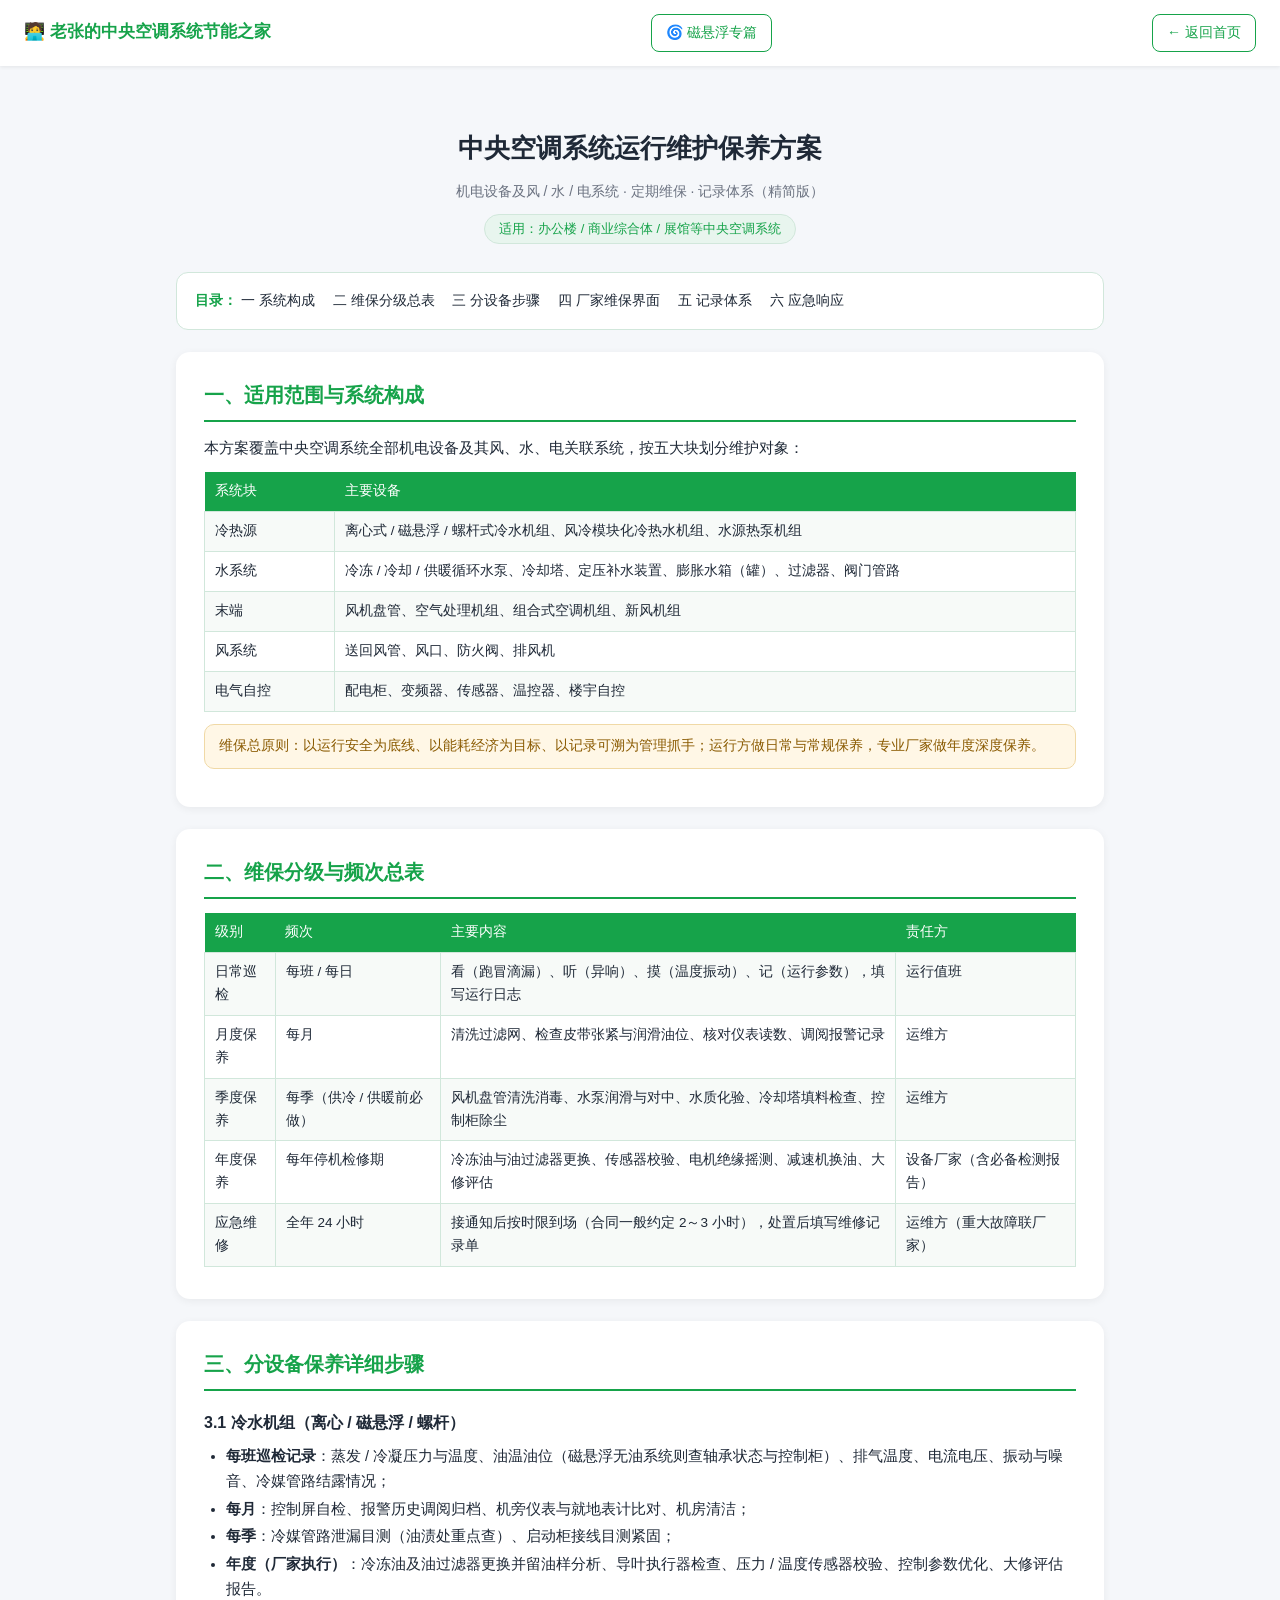
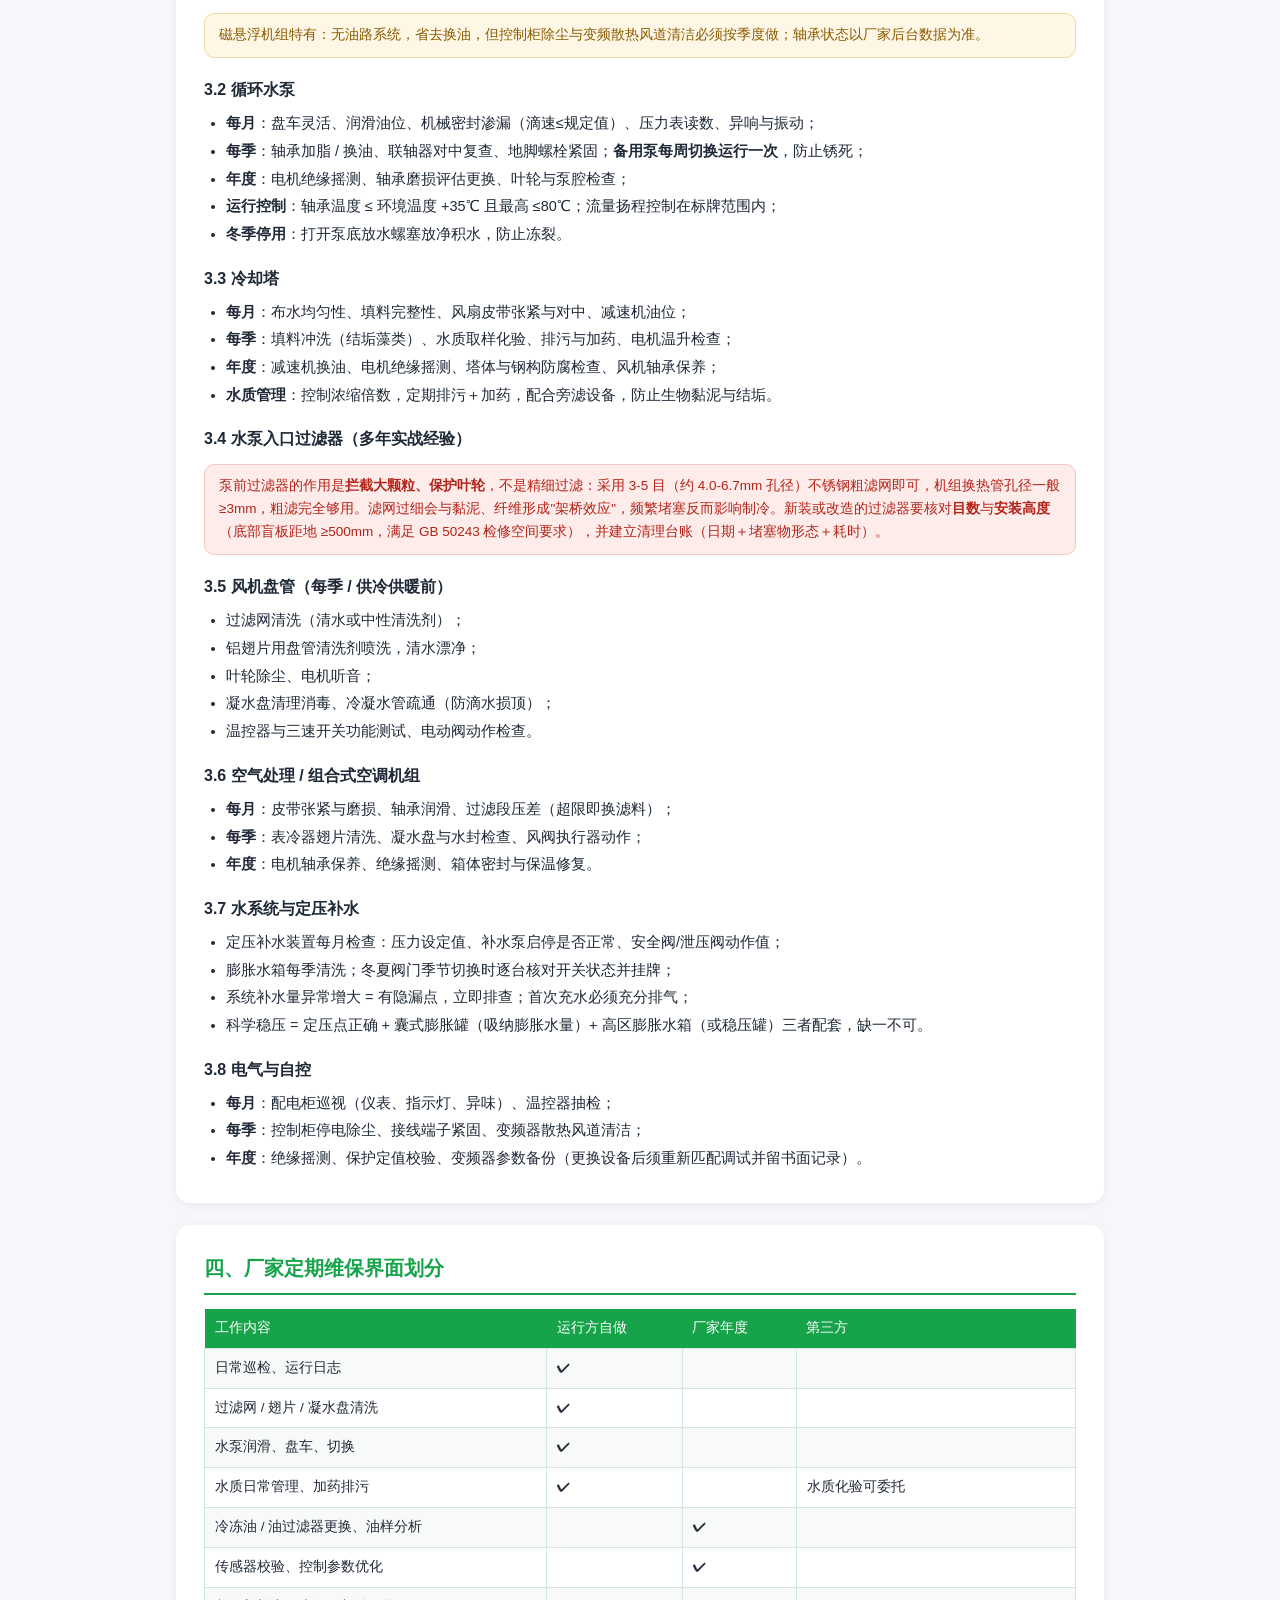
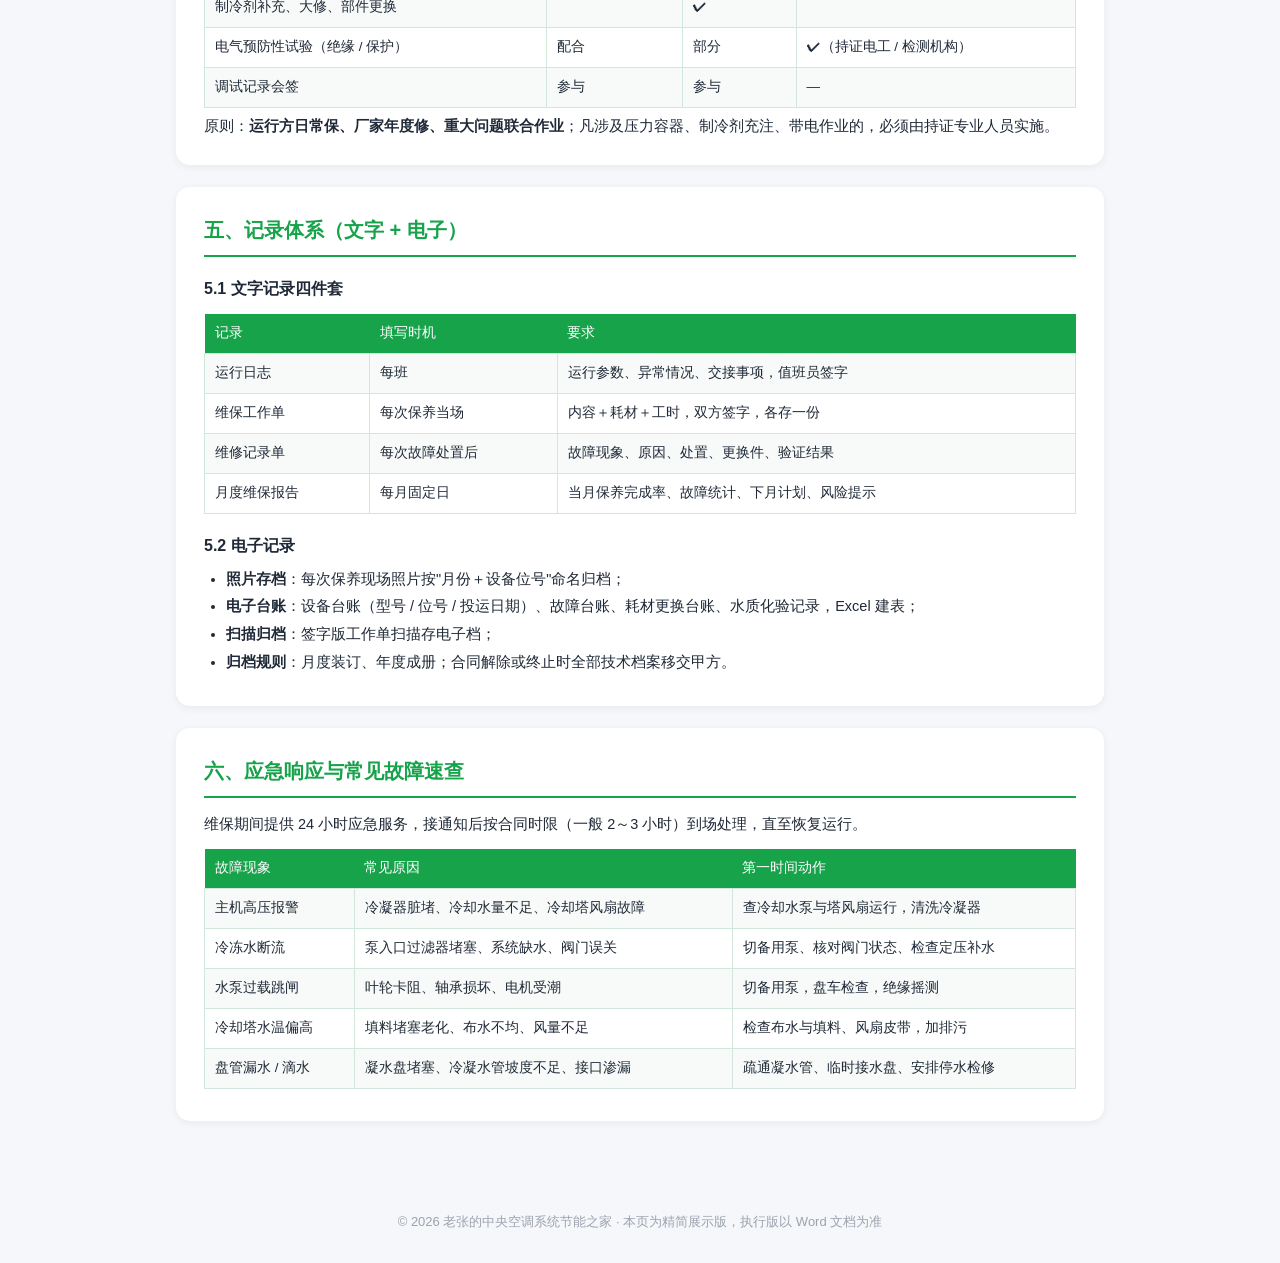
<file: hvac-plan.html>
<!DOCTYPE html>
<html lang="zh-CN">
<head>
  <meta charset="UTF-8">
  <meta name="viewport" content="width=device-width, initial-scale=1.0">
  <title>中央空调系统运行维护保养方案（精简版）</title>
  <style>
    :root {
      --主色: #16a34a;
      --背景色: #f5f7fa;
      --卡片色: #ffffff;
      --文字色: #1f2937;
      --浅绿: #e8f5ee;
      --边线: #d1e7db;
    }
    * { margin: 0; padding: 0; box-sizing: border-box; }
    body {
      font-family: "Microsoft YaHei", sans-serif;
      background: var(--背景色);
      color: var(--文字色);
      line-height: 1.7;
    }
    header {
      background: var(--卡片色);
      display: flex; justify-content: space-between; align-items: center;
      padding: 14px 24px;
      box-shadow: 0 1px 4px rgba(0,0,0,0.08);
      position: sticky; top: 0; z-index: 10;
    }
    header .logo { font-weight: bold; color: var(--主色); font-size: 17px; }
    header a.back {
      border: 1px solid var(--主色); color: var(--主色);
      padding: 6px 14px; border-radius: 8px; text-decoration: none; font-size: 14px;
    }
    header a.back:hover { background: var(--主色); color: #fff; }

    .wrap { max-width: 960px; margin: 0 auto; padding: 24px 16px 60px; }
    .hero { text-align: center; padding: 36px 10px 8px; }
    .hero h1 { font-size: 26px; margin-bottom: 10px; }
    .hero p { color: #6b7280; font-size: 14px; }
    .hero .tag {
      display: inline-block; margin-top: 10px; background: var(--浅绿);
      color: var(--主色); border: 1px solid var(--边线);
      padding: 3px 14px; border-radius: 999px; font-size: 13px;
    }

    nav.toc {
      background: var(--卡片色); border: 1px solid var(--边线); border-radius: 12px;
      padding: 14px 18px; margin: 20px 0 8px; font-size: 14px;
    }
    nav.toc b { color: var(--主色); }
    nav.toc a { color: var(--文字色); text-decoration: none; margin-right: 14px; display: inline-block; padding: 2px 0; }
    nav.toc a:hover { color: var(--主色); }

    section { background: var(--卡片色); border-radius: 14px; padding: 26px 28px; margin-top: 22px; box-shadow: 0 2px 8px rgba(0,0,0,0.06); }
    section h2 { color: var(--主色); font-size: 20px; border-bottom: 2px solid var(--主色); padding-bottom: 8px; margin-bottom: 14px; }
    section h3 { font-size: 16px; margin: 18px 0 8px; }
    section p, section li { font-size: 14.5px; }
    section ul, section ol { padding-left: 22px; margin: 6px 0; }
    section li { margin: 3px 0; }

    table { width: 100%; border-collapse: collapse; margin: 12px 0 6px; font-size: 13.5px; }
    th { background: var(--主色); color: #fff; padding: 8px 10px; text-align: left; font-weight: normal; }
    td { border: 1px solid var(--边线); padding: 8px 10px; vertical-align: top; }
    tr:nth-child(even) td { background: #f7faf8; }
    .tip {
      background: #fff7e6; border: 1px solid #f0d9a6; border-radius: 10px;
      padding: 10px 14px; font-size: 13.5px; color: #8a5a00; margin: 12px 0;
    }
    .warn { background: #fdecea; border-color: #f5c6c2; color: #b42318; }

    footer { text-align: center; padding: 30px; font-size: 13px; color: #9ca3af; }
    @media (max-width: 640px) {
      section { padding: 18px 14px; }
      .hero h1 { font-size: 21px; }
      table { font-size: 12.5px; }
      th, td { padding: 6px; }
    }
  </style>
</head>
<body>
  <header>
    <div class="logo">🧑‍💻 老张的中央空调系统节能之家</div>
    <a class="back" href="maglev.html">🌀 磁悬浮专篇</a>
    <a class="back" href="index.html">← 返回首页</a>
  </header>

  <div class="wrap">
    <div class="hero">
      <h1>中央空调系统运行维护保养方案</h1>
      <p>机电设备及风 / 水 / 电系统 · 定期维保 · 记录体系（精简版）</p>
      <span class="tag">适用：办公楼 / 商业综合体 / 展馆等中央空调系统</span>
    </div>

    <nav class="toc">
      <b>目录：</b>
      <a href="#s1">一 系统构成</a>
      <a href="#s2">二 维保分级总表</a>
      <a href="#s3">三 分设备步骤</a>
      <a href="#s4">四 厂家维保界面</a>
      <a href="#s5">五 记录体系</a>
      <a href="#s6">六 应急响应</a>
    </nav>

    <!-- 一 -->
    <section id="s1">
      <h2>一、适用范围与系统构成</h2>
      <p>本方案覆盖中央空调系统全部机电设备及其风、水、电关联系统，按五大块划分维护对象：</p>
      <table>
        <tr><th style="width:130px">系统块</th><th>主要设备</th></tr>
        <tr><td>冷热源</td><td>离心式 / 磁悬浮 / 螺杆式冷水机组、风冷模块化冷热水机组、水源热泵机组</td></tr>
        <tr><td>水系统</td><td>冷冻 / 冷却 / 供暖循环水泵、冷却塔、定压补水装置、膨胀水箱（罐）、过滤器、阀门管路</td></tr>
        <tr><td>末端</td><td>风机盘管、空气处理机组、组合式空调机组、新风机组</td></tr>
        <tr><td>风系统</td><td>送回风管、风口、防火阀、排风机</td></tr>
        <tr><td>电气自控</td><td>配电柜、变频器、传感器、温控器、楼宇自控</td></tr>
      </table>
      <div class="tip">维保总原则：以运行安全为底线、以能耗经济为目标、以记录可溯为管理抓手；运行方做日常与常规保养，专业厂家做年度深度保养。</div>
    </section>

    <!-- 二 -->
    <section id="s2">
      <h2>二、维保分级与频次总表</h2>
      <table>
        <tr><th>级别</th><th>频次</th><th>主要内容</th><th>责任方</th></tr>
        <tr><td>日常巡检</td><td>每班 / 每日</td><td>看（跑冒滴漏）、听（异响）、摸（温度振动）、记（运行参数），填写运行日志</td><td>运行值班</td></tr>
        <tr><td>月度保养</td><td>每月</td><td>清洗过滤网、检查皮带张紧与润滑油位、核对仪表读数、调阅报警记录</td><td>运维方</td></tr>
        <tr><td>季度保养</td><td>每季（供冷 / 供暖前必做）</td><td>风机盘管清洗消毒、水泵润滑与对中、水质化验、冷却塔填料检查、控制柜除尘</td><td>运维方</td></tr>
        <tr><td>年度保养</td><td>每年停机检修期</td><td>冷冻油与油过滤器更换、传感器校验、电机绝缘摇测、减速机换油、大修评估</td><td>设备厂家（含必备检测报告）</td></tr>
        <tr><td>应急维修</td><td>全年 24 小时</td><td>接通知后按时限到场（合同一般约定 2～3 小时），处置后填写维修记录单</td><td>运维方（重大故障联厂家）</td></tr>
      </table>
    </section>

    <!-- 三 -->
    <section id="s3">
      <h2>三、分设备保养详细步骤</h2>

      <h3>3.1 冷水机组（离心 / 磁悬浮 / 螺杆）</h3>
      <ul>
        <li><b>每班巡检记录</b>：蒸发 / 冷凝压力与温度、油温油位（磁悬浮无油系统则查轴承状态与控制柜）、排气温度、电流电压、振动与噪音、冷媒管路结露情况；</li>
        <li><b>每月</b>：控制屏自检、报警历史调阅归档、机旁仪表与就地表计比对、机房清洁；</li>
        <li><b>每季</b>：冷媒管路泄漏目测（油渍处重点查）、启动柜接线目测紧固；</li>
        <li><b>年度（厂家执行）</b>：冷冻油及油过滤器更换并留油样分析、导叶执行器检查、压力 / 温度传感器校验、控制参数优化、大修评估报告。</li>
      </ul>
      <div class="tip">磁悬浮机组特有：无油路系统，省去换油，但控制柜除尘与变频散热风道清洁必须按季度做；轴承状态以厂家后台数据为准。</div>

      <h3>3.2 循环水泵</h3>
      <ul>
        <li><b>每月</b>：盘车灵活、润滑油位、机械密封渗漏（滴速≤规定值）、压力表读数、异响与振动；</li>
        <li><b>每季</b>：轴承加脂 / 换油、联轴器对中复查、地脚螺栓紧固；<b>备用泵每周切换运行一次</b>，防止锈死；</li>
        <li><b>年度</b>：电机绝缘摇测、轴承磨损评估更换、叶轮与泵腔检查；</li>
        <li><b>运行控制</b>：轴承温度 ≤ 环境温度 +35℃ 且最高 ≤80℃；流量扬程控制在标牌范围内；</li>
        <li><b>冬季停用</b>：打开泵底放水螺塞放净积水，防止冻裂。</li>
      </ul>

      <h3>3.3 冷却塔</h3>
      <ul>
        <li><b>每月</b>：布水均匀性、填料完整性、风扇皮带张紧与对中、减速机油位；</li>
        <li><b>每季</b>：填料冲洗（结垢藻类）、水质取样化验、排污与加药、电机温升检查；</li>
        <li><b>年度</b>：减速机换油、电机绝缘摇测、塔体与钢构防腐检查、风机轴承保养；</li>
        <li><b>水质管理</b>：控制浓缩倍数，定期排污＋加药，配合旁滤设备，防止生物黏泥与结垢。</li>
      </ul>

      <h3>3.4 水泵入口过滤器（多年实战经验）</h3>
      <div class="tip warn">
        泵前过滤器的作用是<b>拦截大颗粒、保护叶轮</b>，不是精细过滤：采用 3-5 目（约 4.0-6.7mm 孔径）不锈钢粗滤网即可，机组换热管孔径一般 ≥3mm，粗滤完全够用。滤网过细会与黏泥、纤维形成"架桥效应"，频繁堵塞反而影响制冷。新装或改造的过滤器要核对<b>目数</b>与<b>安装高度</b>（底部盲板距地 ≥500mm，满足 GB 50243 检修空间要求），并建立清理台账（日期＋堵塞物形态＋耗时）。
      </div>

      <h3>3.5 风机盘管（每季 / 供冷供暖前）</h3>
      <ul>
        <li>过滤网清洗（清水或中性清洗剂）；</li>
        <li>铝翅片用盘管清洗剂喷洗，清水漂净；</li>
        <li>叶轮除尘、电机听音；</li>
        <li>凝水盘清理消毒、冷凝水管疏通（防滴水损顶）；</li>
        <li>温控器与三速开关功能测试、电动阀动作检查。</li>
      </ul>

      <h3>3.6 空气处理 / 组合式空调机组</h3>
      <ul>
        <li><b>每月</b>：皮带张紧与磨损、轴承润滑、过滤段压差（超限即换滤料）；</li>
        <li><b>每季</b>：表冷器翅片清洗、凝水盘与水封检查、风阀执行器动作；</li>
        <li><b>年度</b>：电机轴承保养、绝缘摇测、箱体密封与保温修复。</li>
      </ul>

      <h3>3.7 水系统与定压补水</h3>
      <ul>
        <li>定压补水装置每月检查：压力设定值、补水泵启停是否正常、安全阀/泄压阀动作值；</li>
        <li>膨胀水箱每季清洗；冬夏阀门季节切换时逐台核对开关状态并挂牌；</li>
        <li>系统补水量异常增大 = 有隐漏点，立即排查；首次充水必须充分排气；</li>
        <li>科学稳压 = 定压点正确 + 囊式膨胀罐（吸纳膨胀水量）+ 高区膨胀水箱（或稳压罐）三者配套，缺一不可。</li>
      </ul>

      <h3>3.8 电气与自控</h3>
      <ul>
        <li><b>每月</b>：配电柜巡视（仪表、指示灯、异味）、温控器抽检；</li>
        <li><b>每季</b>：控制柜停电除尘、接线端子紧固、变频器散热风道清洁；</li>
        <li><b>年度</b>：绝缘摇测、保护定值校验、变频器参数备份（更换设备后须重新匹配调试并留书面记录）。</li>
      </ul>
    </section>

    <!-- 四 -->
    <section id="s4">
      <h2>四、厂家定期维保界面划分</h2>
      <table>
        <tr><th>工作内容</th><th>运行方自做</th><th>厂家年度</th><th>第三方</th></tr>
        <tr><td>日常巡检、运行日志</td><td>✔</td><td></td><td></td></tr>
        <tr><td>过滤网 / 翅片 / 凝水盘清洗</td><td>✔</td><td></td><td></td></tr>
        <tr><td>水泵润滑、盘车、切换</td><td>✔</td><td></td><td></td></tr>
        <tr><td>水质日常管理、加药排污</td><td>✔</td><td></td><td>水质化验可委托</td></tr>
        <tr><td>冷冻油 / 油过滤器更换、油样分析</td><td></td><td>✔</td><td></td></tr>
        <tr><td>传感器校验、控制参数优化</td><td></td><td>✔</td><td></td></tr>
        <tr><td>制冷剂补充、大修、部件更换</td><td></td><td>✔</td><td></td></tr>
        <tr><td>电气预防性试验（绝缘 / 保护）</td><td>配合</td><td>部分</td><td>✔（持证电工 / 检测机构）</td></tr>
        <tr><td>调试记录会签</td><td>参与</td><td>参与</td><td>—</td></tr>
      </table>
      <p>原则：<b>运行方日常保、厂家年度修、重大问题联合作业</b>；凡涉及压力容器、制冷剂充注、带电作业的，必须由持证专业人员实施。</p>
    </section>

    <!-- 五 -->
    <section id="s5">
      <h2>五、记录体系（文字 + 电子）</h2>
      <h3>5.1 文字记录四件套</h3>
      <table>
        <tr><th>记录</th><th>填写时机</th><th>要求</th></tr>
        <tr><td>运行日志</td><td>每班</td><td>运行参数、异常情况、交接事项，值班员签字</td></tr>
        <tr><td>维保工作单</td><td>每次保养当场</td><td>内容＋耗材＋工时，双方签字，各存一份</td></tr>
        <tr><td>维修记录单</td><td>每次故障处置后</td><td>故障现象、原因、处置、更换件、验证结果</td></tr>
        <tr><td>月度维保报告</td><td>每月固定日</td><td>当月保养完成率、故障统计、下月计划、风险提示</td></tr>
      </table>
      <h3>5.2 电子记录</h3>
      <ul>
        <li><b>照片存档</b>：每次保养现场照片按"月份＋设备位号"命名归档；</li>
        <li><b>电子台账</b>：设备台账（型号 / 位号 / 投运日期）、故障台账、耗材更换台账、水质化验记录，Excel 建表；</li>
        <li><b>扫描归档</b>：签字版工作单扫描存电子档；</li>
        <li><b>归档规则</b>：月度装订、年度成册；合同解除或终止时全部技术档案移交甲方。</li>
      </ul>
    </section>

    <!-- 六 -->
    <section id="s6">
      <h2>六、应急响应与常见故障速查</h2>
      <p>维保期间提供 24 小时应急服务，接通知后按合同时限（一般 2～3 小时）到场处理，直至恢复运行。</p>
      <table>
        <tr><th>故障现象</th><th>常见原因</th><th>第一时间动作</th></tr>
        <tr><td>主机高压报警</td><td>冷凝器脏堵、冷却水量不足、冷却塔风扇故障</td><td>查冷却水泵与塔风扇运行，清洗冷凝器</td></tr>
        <tr><td>冷冻水断流</td><td>泵入口过滤器堵塞、系统缺水、阀门误关</td><td>切备用泵、核对阀门状态、检查定压补水</td></tr>
        <tr><td>水泵过载跳闸</td><td>叶轮卡阻、轴承损坏、电机受潮</td><td>切备用泵，盘车检查，绝缘摇测</td></tr>
        <tr><td>冷却塔水温偏高</td><td>填料堵塞老化、布水不均、风量不足</td><td>检查布水与填料、风扇皮带，加排污</td></tr>
        <tr><td>盘管漏水 / 滴水</td><td>凝水盘堵塞、冷凝水管坡度不足、接口渗漏</td><td>疏通凝水管、临时接水盘、安排停水检修</td></tr>
      </table>
    </section>
  </div>

  <footer>© 2026 老张的中央空调系统节能之家 · 本页为精简展示版，执行版以 Word 文档为准</footer>
</body>
</html>
</file>
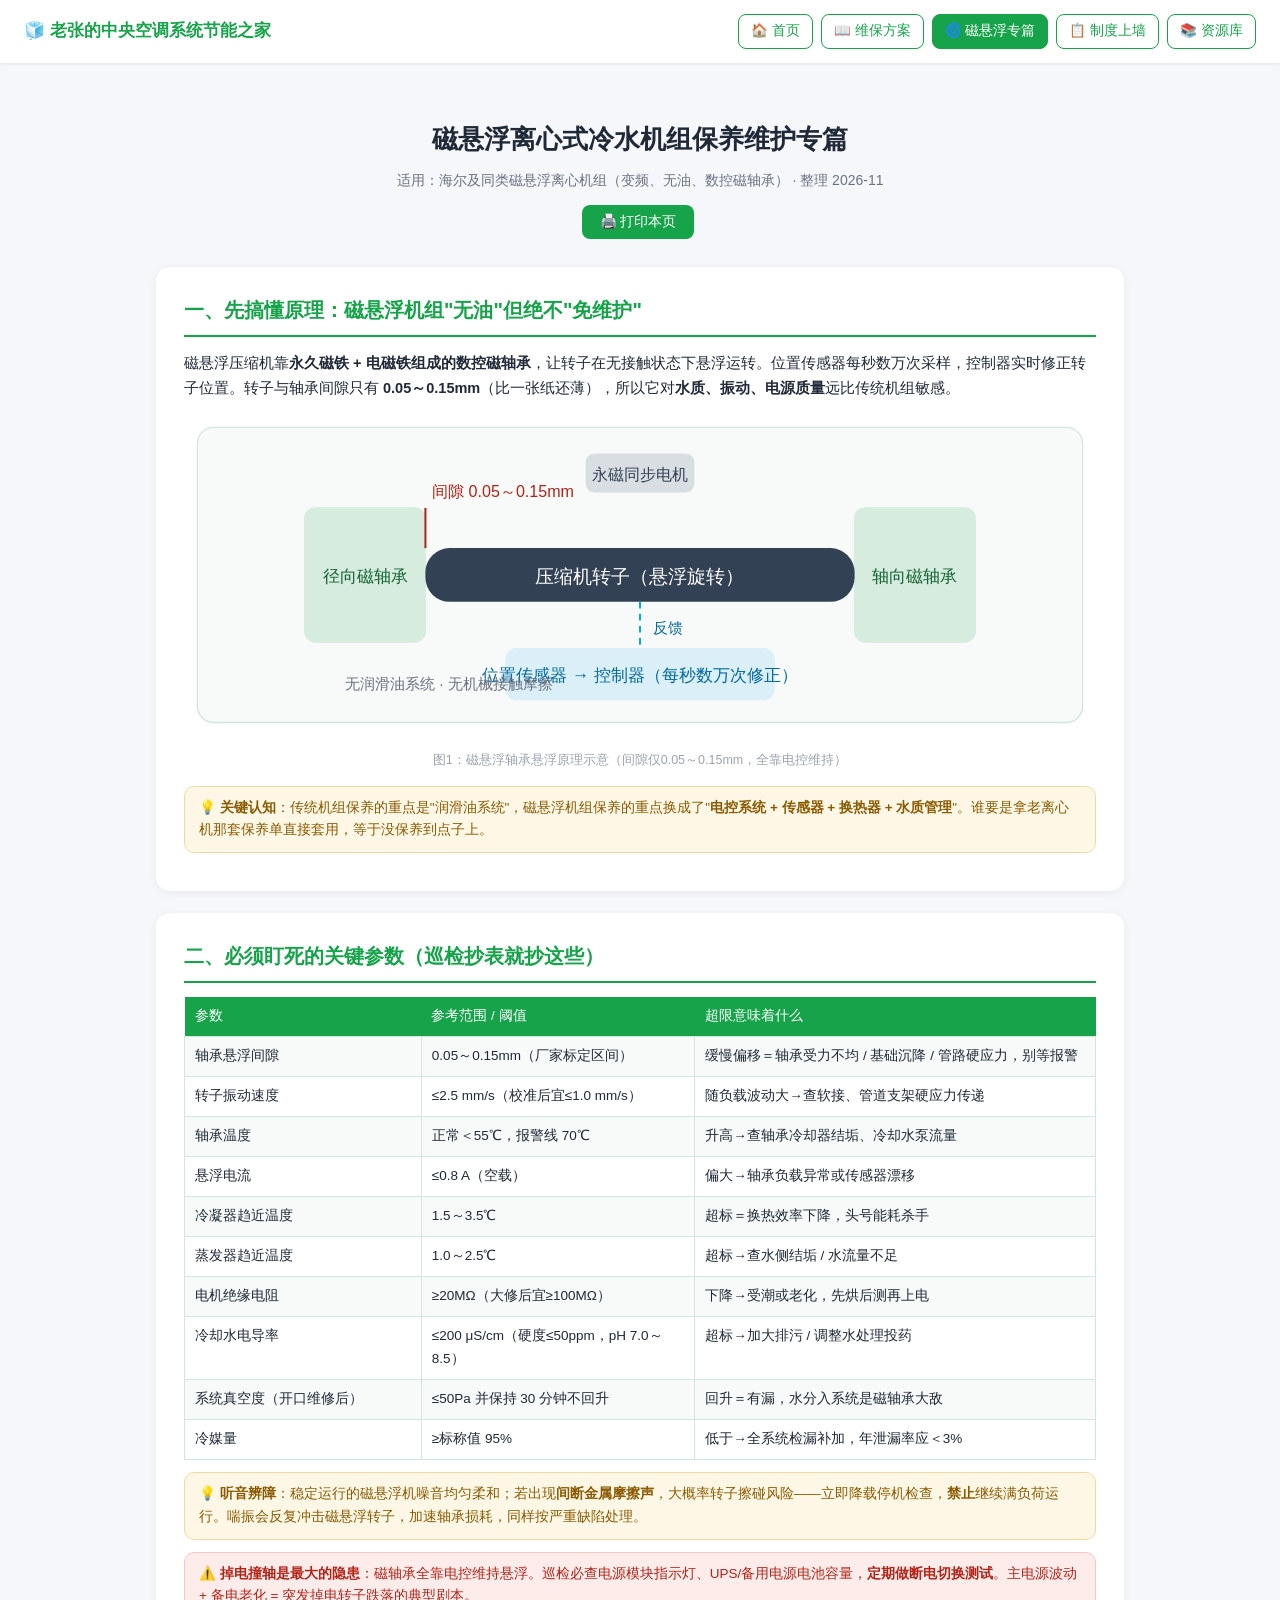
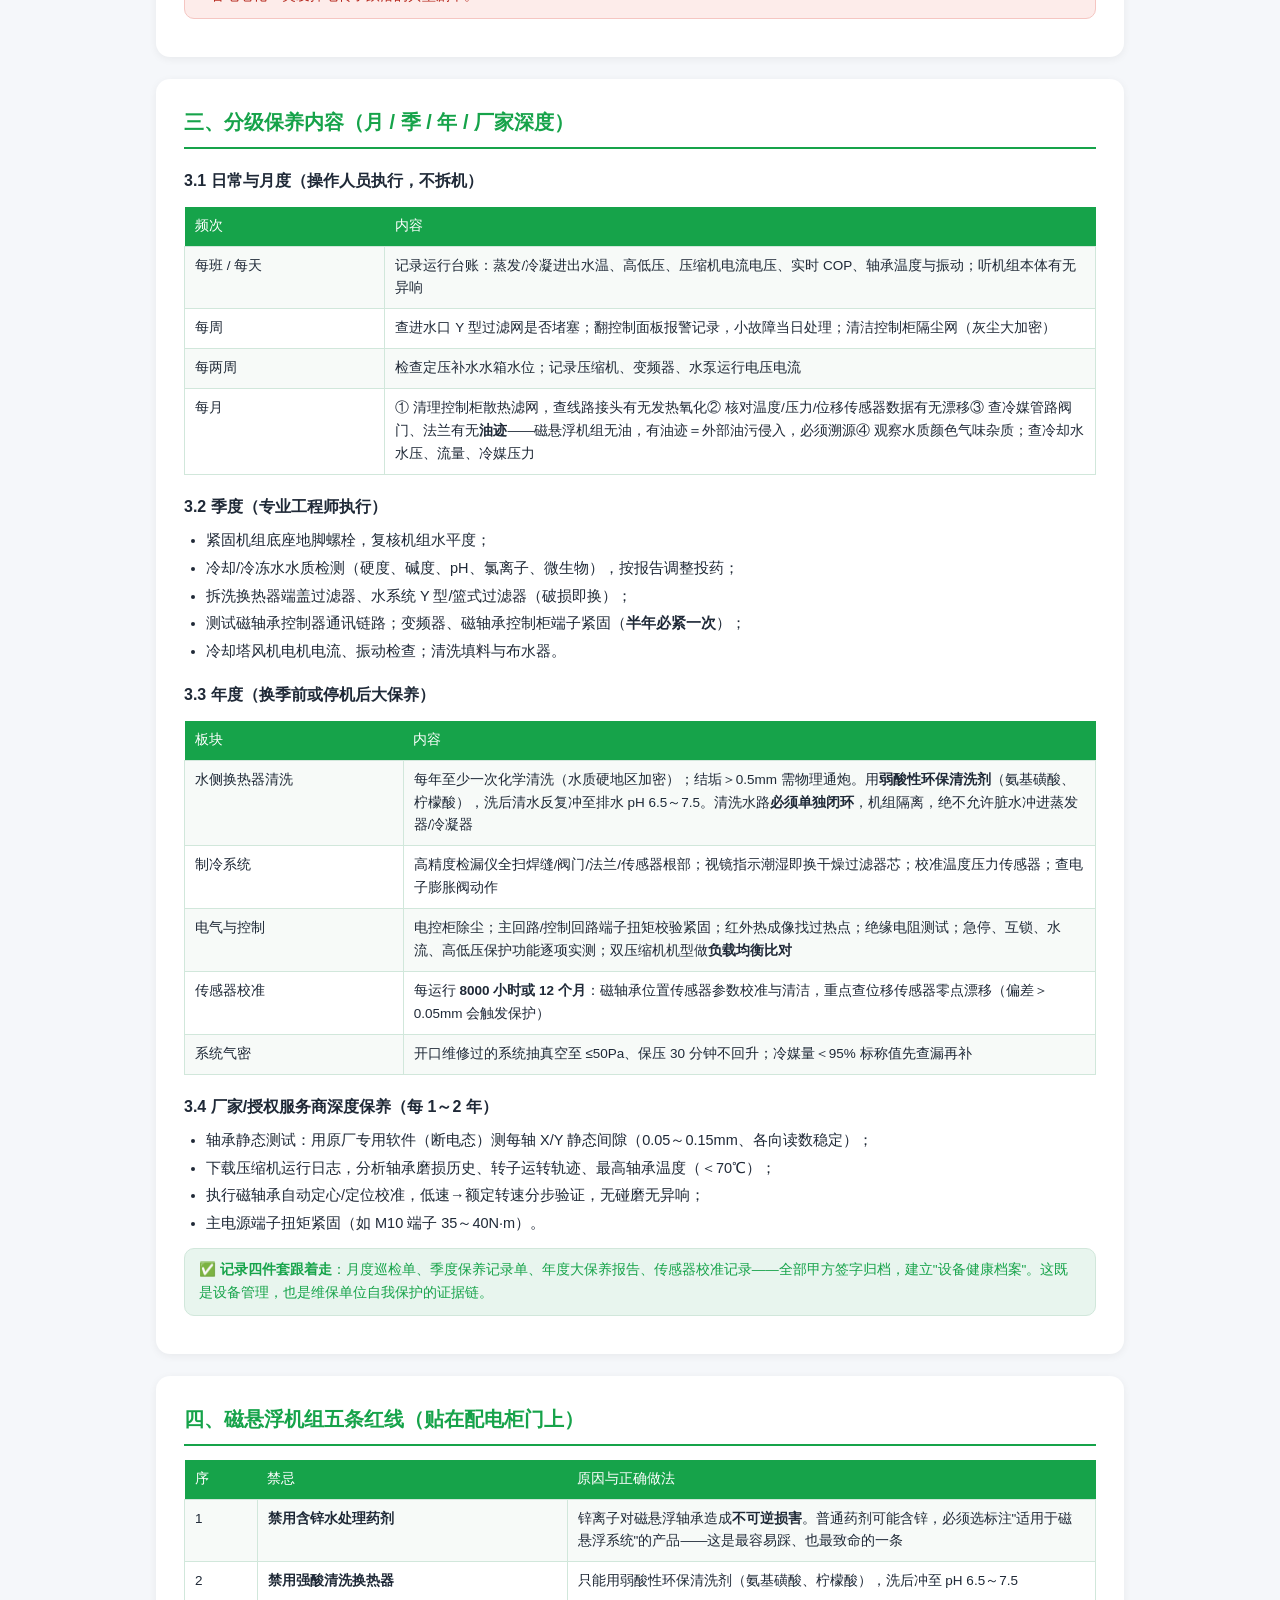
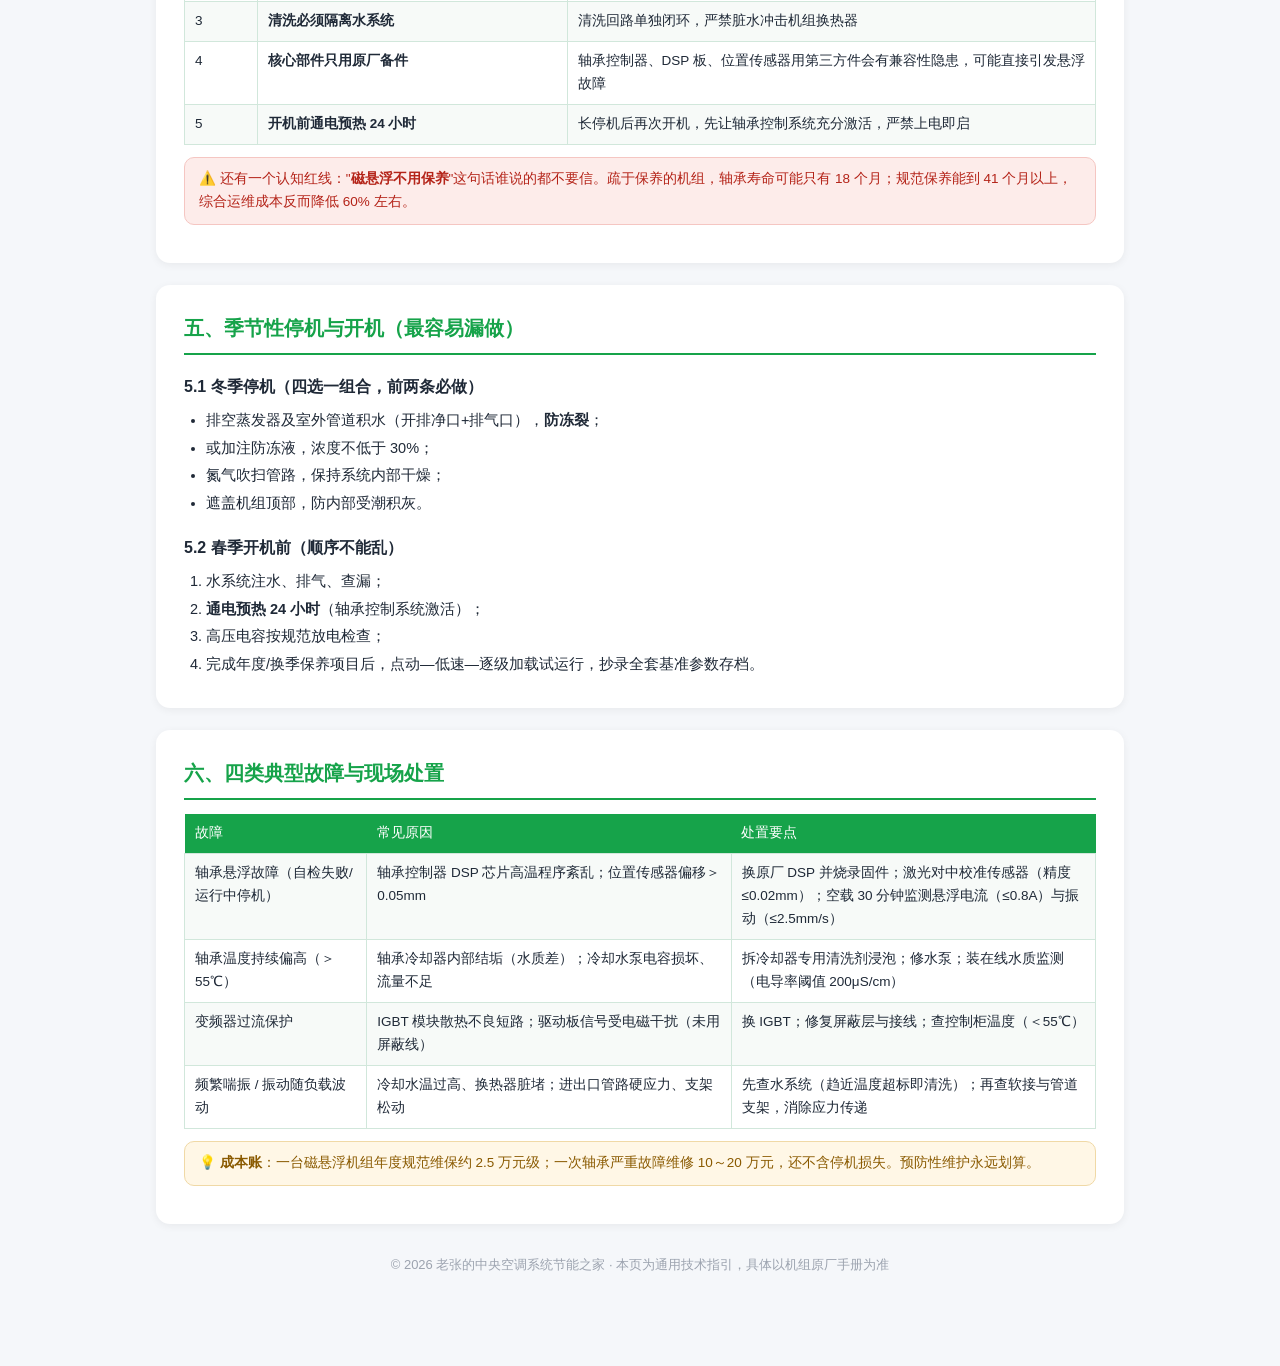
<file: maglev.html>
<!DOCTYPE html>
<html lang="zh-CN">
<head>
<meta charset="UTF-8">
<meta name="viewport" content="width=device-width, initial-scale=1.0">
<title>磁悬浮离心机组保养维护专篇</title>
<link rel="stylesheet" href="styles.css">
</head>
<body>
<header>
  <div class="logo">🧊 老张的中央空调系统节能之家</div>
  <nav class="nav">
    <a href="index.html">🏠 首页</a>
    <a href="hvac-plan.html">📖 维保方案</a>
    <a href="maglev.html" class="on">🌀 磁悬浮专篇</a>
    <a href="zhidu.html">📋 制度上墙</a>
    <a href="resources.html">📚 资源库</a>
  </nav>
</header>

<div class="wrap">
  <div class="hero">
    <h1>磁悬浮离心式冷水机组保养维护专篇</h1>
    <p>适用：海尔及同类磁悬浮离心机组（变频、无油、数控磁轴承） · 整理 2026-11</p>
    <p style="margin-top:6px"><button class="btn-print" onclick="window.print()">🖨️ 打印本页</button></p>
  </div>

  <!-- 一、原理：为什么保养思路完全不同 -->
  <section class="box">
    <h2>一、先搞懂原理：磁悬浮机组"无油"但绝不"免维护"</h2>
    <p>磁悬浮压缩机靠<b>永久磁铁 + 电磁铁组成的数控磁轴承</b>，让转子在无接触状态下悬浮运转。位置传感器每秒数万次采样，控制器实时修正转子位置。转子与轴承间隙只有 <b>0.05～0.15mm</b>（比一张纸还薄），所以它对<b>水质、振动、电源质量</b>远比传统机组敏感。</p>
    <figure>
      <svg viewBox="0 0 680 240" xmlns="http://www.w3.org/2000/svg">
        <rect x="10" y="10" width="660" height="220" rx="12" fill="#f8faf9" stroke="#d1e7db"/>
        <!-- 定子/轴承 -->
        <rect x="90" y="70" width="90" height="100" rx="8" fill="#16a34a" opacity="0.15" stroke="#16a34a"/>
        <text x="135" y="125" text-anchor="middle" font-size="13" fill="#166534">径向磁轴承</text>
        <rect x="500" y="70" width="90" height="100" rx="8" fill="#16a34a" opacity="0.15" stroke="#16a34a"/>
        <text x="545" y="125" text-anchor="middle" font-size="13" fill="#166534">轴向磁轴承</text>
        <!-- 转子 -->
        <rect x="180" y="100" width="320" height="40" rx="18" fill="#334155"/>
        <text x="340" y="126" text-anchor="middle" font-size="14" fill="#fff">压缩机转子（悬浮旋转）</text>
        <!-- 间隙标注 -->
        <line x1="180" y1="100" x2="180" y2="70" stroke="#b42318" stroke-width="1.5"/>
        <text x="185" y="62" font-size="12" fill="#b42318">间隙 0.05～0.15mm</text>
        <!-- 传感器与控制器 -->
        <rect x="240" y="175" width="200" height="38" rx="8" fill="#0ea5e9" opacity="0.12" stroke="#0ea5e9"/>
        <text x="340" y="199" text-anchor="middle" font-size="13" fill="#0369a1">位置传感器 → 控制器（每秒数万次修正）</text>
        <line x1="340" y1="140" x2="340" y2="175" stroke="#0ea5e9" stroke-width="1.5" stroke-dasharray="5 4"/>
        <text x="350" y="163" font-size="11" fill="#0369a1">反馈</text>
        <!-- 电机 -->
        <rect x="300" y="30" width="80" height="28" rx="6" fill="#64748b" opacity="0.2" stroke="#64748b"/>
        <text x="340" y="49" text-anchor="middle" font-size="12" fill="#334155">永磁同步电机</text>
        <text x="120" y="205" font-size="11.5" fill="#6b7280">无润滑油系统 · 无机械接触摩擦</text>
      </svg>
      <figcaption>图1：磁悬浮轴承悬浮原理示意（间隙仅0.05～0.15mm，全靠电控维持）</figcaption>
    </figure>
    <div class="tip">💡 <b>关键认知</b>：传统机组保养的重点是"润滑油系统"，磁悬浮机组保养的重点换成了"<b>电控系统 + 传感器 + 换热器 + 水质管理</b>"。谁要是拿老离心机那套保养单直接套用，等于没保养到点子上。</div>
  </section>

  <!-- 二、关键参数与报警阈值 -->
  <section class="box">
    <h2>二、必须盯死的关键参数（巡检抄表就抄这些）</h2>
    <table>
      <tr><th style="width:26%">参数</th><th style="width:30%">参考范围 / 阈值</th><th>超限意味着什么</th></tr>
      <tr><td>轴承悬浮间隙</td><td>0.05～0.15mm（厂家标定区间）</td><td>缓慢偏移＝轴承受力不均 / 基础沉降 / 管路硬应力，别等报警</td></tr>
      <tr><td>转子振动速度</td><td>≤2.5 mm/s（校准后宜≤1.0 mm/s）</td><td>随负载波动大→查软接、管道支架硬应力传递</td></tr>
      <tr><td>轴承温度</td><td>正常＜55℃，报警线 70℃</td><td>升高→查轴承冷却器结垢、冷却水泵流量</td></tr>
      <tr><td>悬浮电流</td><td>≤0.8 A（空载）</td><td>偏大→轴承负载异常或传感器漂移</td></tr>
      <tr><td>冷凝器趋近温度</td><td>1.5～3.5℃</td><td>超标＝换热效率下降，头号能耗杀手</td></tr>
      <tr><td>蒸发器趋近温度</td><td>1.0～2.5℃</td><td>超标→查水侧结垢 / 水流量不足</td></tr>
      <tr><td>电机绝缘电阻</td><td>≥20MΩ（大修后宜≥100MΩ）</td><td>下降→受潮或老化，先烘后测再上电</td></tr>
      <tr><td>冷却水电导率</td><td>≤200 μS/cm（硬度≤50ppm，pH 7.0～8.5）</td><td>超标→加大排污 / 调整水处理投药</td></tr>
      <tr><td>系统真空度（开口维修后）</td><td>≤50Pa 并保持 30 分钟不回升</td><td>回升＝有漏，水分入系统是磁轴承大敌</td></tr>
      <tr><td>冷媒量</td><td>≥标称值 95%</td><td>低于→全系统检漏补加，年泄漏率应＜3%</td></tr>
    </table>
    <div class="tip">💡 <b>听音辨障</b>：稳定运行的磁悬浮机噪音均匀柔和；若出现<b>间断金属摩擦声</b>，大概率转子擦碰风险——立即降载停机检查，<b>禁止</b>继续满负荷运行。喘振会反复冲击磁悬浮转子，加速轴承损耗，同样按严重缺陷处理。</div>
    <div class="tip warn">⚠️ <b>掉电撞轴是最大的隐患</b>：磁轴承全靠电控维持悬浮。巡检必查电源模块指示灯、UPS/备用电源电池容量，<b>定期做断电切换测试</b>。主电源波动 + 备电老化 = 突发掉电转子跌落的典型剧本。</div>
  </section>

  <!-- 三、分级保养 -->
  <section class="box">
    <h2>三、分级保养内容（月 / 季 / 年 / 厂家深度）</h2>
    <h3>3.1 日常与月度（操作人员执行，不拆机）</h3>
    <table>
      <tr><th style="width:22%">频次</th><th>内容</th></tr>
      <tr><td>每班 / 每天</td><td>记录运行台账：蒸发/冷凝进出水温、高低压、压缩机电流电压、实时 COP、轴承温度与振动；听机组本体有无异响</td></tr>
      <tr><td>每周</td><td>查进水口 Y 型过滤网是否堵塞；翻控制面板报警记录，小故障当日处理；清洁控制柜隔尘网（灰尘大加密）</td></tr>
      <tr><td>每两周</td><td>检查定压补水水箱水位；记录压缩机、变频器、水泵运行电压电流</td></tr>
      <tr><td>每月</td><td>① 清理控制柜散热滤网，查线路接头有无发热氧化② 核对温度/压力/位移传感器数据有无漂移③ 查冷媒管路阀门、法兰有无<b>油迹</b>——磁悬浮机组无油，有油迹＝外部油污侵入，必须溯源④ 观察水质颜色气味杂质；查冷却水水压、流量、冷媒压力</td></tr>
    </table>
    <h3>3.2 季度（专业工程师执行）</h3>
    <ul>
      <li>紧固机组底座地脚螺栓，复核机组水平度；</li>
      <li>冷却/冷冻水水质检测（硬度、碱度、pH、氯离子、微生物），按报告调整投药；</li>
      <li>拆洗换热器端盖过滤器、水系统 Y 型/篮式过滤器（破损即换）；</li>
      <li>测试磁轴承控制器通讯链路；变频器、磁轴承控制柜端子紧固（<b>半年必紧一次</b>）；</li>
      <li>冷却塔风机电机电流、振动检查；清洗填料与布水器。</li>
    </ul>
    <h3>3.3 年度（换季前或停机后大保养）</h3>
    <table>
      <tr><th style="width:24%">板块</th><th>内容</th></tr>
      <tr><td>水侧换热器清洗</td><td>每年至少一次化学清洗（水质硬地区加密）；结垢＞0.5mm 需物理通炮。用<b>弱酸性环保清洗剂</b>（氨基磺酸、柠檬酸），洗后清水反复冲至排水 pH 6.5～7.5。清洗水路<b>必须单独闭环</b>，机组隔离，绝不允许脏水冲进蒸发器/冷凝器</td></tr>
      <tr><td>制冷系统</td><td>高精度检漏仪全扫焊缝/阀门/法兰/传感器根部；视镜指示潮湿即换干燥过滤器芯；校准温度压力传感器；查电子膨胀阀动作</td></tr>
      <tr><td>电气与控制</td><td>电控柜除尘；主回路/控制回路端子扭矩校验紧固；红外热成像找过热点；绝缘电阻测试；急停、互锁、水流、高低压保护功能逐项实测；双压缩机机型做<b>负载均衡比对</b></td></tr>
      <tr><td>传感器校准</td><td>每运行 <b>8000 小时或 12 个月</b>：磁轴承位置传感器参数校准与清洁，重点查位移传感器零点漂移（偏差＞0.05mm 会触发保护）</td></tr>
      <tr><td>系统气密</td><td>开口维修过的系统抽真空至 ≤50Pa、保压 30 分钟不回升；冷媒量＜95% 标称值先查漏再补</td></tr>
    </table>
    <h3>3.4 厂家/授权服务商深度保养（每 1～2 年）</h3>
    <ul>
      <li>轴承静态测试：用原厂专用软件（断电态）测每轴 X/Y 静态间隙（0.05～0.15mm、各向读数稳定）；</li>
      <li>下载压缩机运行日志，分析轴承磨损历史、转子运转轨迹、最高轴承温度（＜70℃）；</li>
      <li>执行磁轴承自动定心/定位校准，低速→额定转速分步验证，无碰磨无异响；</li>
      <li>主电源端子扭矩紧固（如 M10 端子 35～40N·m）。</li>
    </ul>
    <div class="tip ok">✅ <b>记录四件套跟着走</b>：月度巡检单、季度保养记录单、年度大保养报告、传感器校准记录——全部甲方签字归档，建立"设备健康档案"。这既是设备管理，也是维保单位自我保护的证据链。</div>
  </section>

  <!-- 四、红线禁忌 -->
  <section class="box">
    <h2>四、磁悬浮机组五条红线（贴在配电柜门上）</h2>
    <table>
      <tr><th style="width:8%">序</th><th style="width:34%">禁忌</th><th>原因与正确做法</th></tr>
      <tr><td>1</td><td><b>禁用含锌水处理药剂</b></td><td>锌离子对磁悬浮轴承造成<b>不可逆损害</b>。普通药剂可能含锌，必须选标注"适用于磁悬浮系统"的产品——这是最容易踩、也最致命的一条</td></tr>
      <tr><td>2</td><td><b>禁用强酸清洗换热器</b></td><td>只能用弱酸性环保清洗剂（氨基磺酸、柠檬酸），洗后冲至 pH 6.5～7.5</td></tr>
      <tr><td>3</td><td><b>清洗必须隔离水系统</b></td><td>清洗回路单独闭环，严禁脏水冲击机组换热器</td></tr>
      <tr><td>4</td><td><b>核心部件只用原厂备件</b></td><td>轴承控制器、DSP 板、位置传感器用第三方件会有兼容性隐患，可能直接引发悬浮故障</td></tr>
      <tr><td>5</td><td><b>开机前通电预热 24 小时</b></td><td>长停机后再次开机，先让轴承控制系统充分激活，严禁上电即启</td></tr>
    </table>
    <div class="tip warn">⚠️ 还有一个认知红线："<b>磁悬浮不用保养</b>"这句话谁说的都不要信。疏于保养的机组，轴承寿命可能只有 18 个月；规范保养能到 41 个月以上，综合运维成本反而降低 60% 左右。</div>
  </section>

  <!-- 五、季节性停开机 -->
  <section class="box">
    <h2>五、季节性停机与开机（最容易漏做）</h2>
    <h3>5.1 冬季停机（四选一组合，前两条必做）</h3>
    <ul>
      <li>排空蒸发器及室外管道积水（开排净口+排气口），<b>防冻裂</b>；</li>
      <li>或加注防冻液，浓度不低于 30%；</li>
      <li>氮气吹扫管路，保持系统内部干燥；</li>
      <li>遮盖机组顶部，防内部受潮积灰。</li>
    </ul>
    <h3>5.2 春季开机前（顺序不能乱）</h3>
    <ol>
      <li>水系统注水、排气、查漏；</li>
      <li><b>通电预热 24 小时</b>（轴承控制系统激活）；</li>
      <li>高压电容按规范放电检查；</li>
      <li>完成年度/换季保养项目后，点动—低速—逐级加载试运行，抄录全套基准参数存档。</li>
    </ol>
  </section>

  <!-- 六、典型故障 -->
  <section class="box">
    <h2>六、四类典型故障与现场处置</h2>
    <table>
      <tr><th style="width:20%">故障</th><th style="width:40%">常见原因</th><th>处置要点</th></tr>
      <tr><td>轴承悬浮故障（自检失败/运行中停机）</td><td>轴承控制器 DSP 芯片高温程序紊乱；位置传感器偏移＞0.05mm</td><td>换原厂 DSP 并烧录固件；激光对中校准传感器（精度≤0.02mm）；空载 30 分钟监测悬浮电流（≤0.8A）与振动（≤2.5mm/s）</td></tr>
      <tr><td>轴承温度持续偏高（＞55℃）</td><td>轴承冷却器内部结垢（水质差）；冷却水泵电容损坏、流量不足</td><td>拆冷却器专用清洗剂浸泡；修水泵；装在线水质监测（电导率阈值 200μS/cm）</td></tr>
      <tr><td>变频器过流保护</td><td>IGBT 模块散热不良短路；驱动板信号受电磁干扰（未用屏蔽线）</td><td>换 IGBT；修复屏蔽层与接线；查控制柜温度（＜55℃）</td></tr>
      <tr><td>频繁喘振 / 振动随负载波动</td><td>冷却水温过高、换热器脏堵；进出口管路硬应力、支架松动</td><td>先查水系统（趋近温度超标即清洗）；再查软接与管道支架，消除应力传递</td></tr>
    </table>
    <div class="tip">💡 <b>成本账</b>：一台磁悬浮机组年度规范维保约 2.5 万元级；一次轴承严重故障维修 10～20 万元，还不含停机损失。预防性维护永远划算。</div>
  </section>

  <footer>© 2026 老张的中央空调系统节能之家 · 本页为通用技术指引，具体以机组原厂手册为准</footer>
</div>
</body>
</html>
</file>
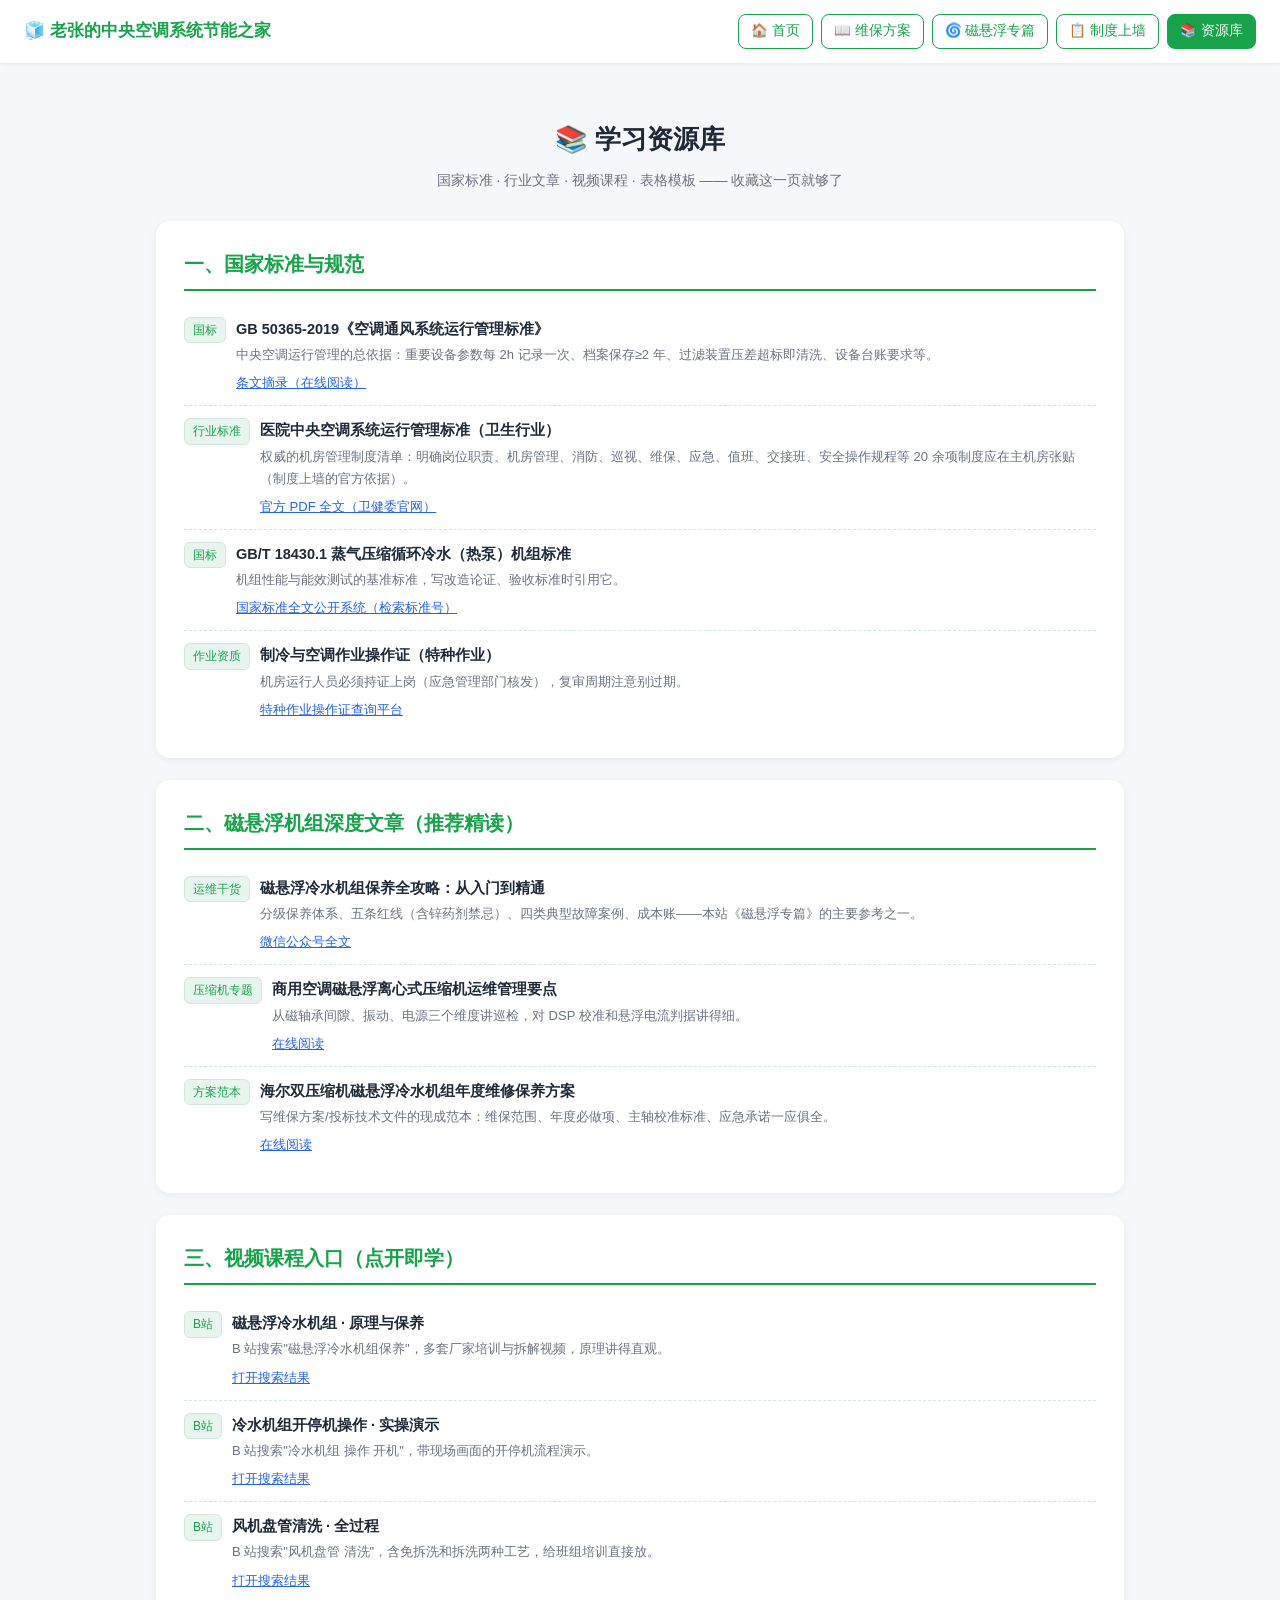
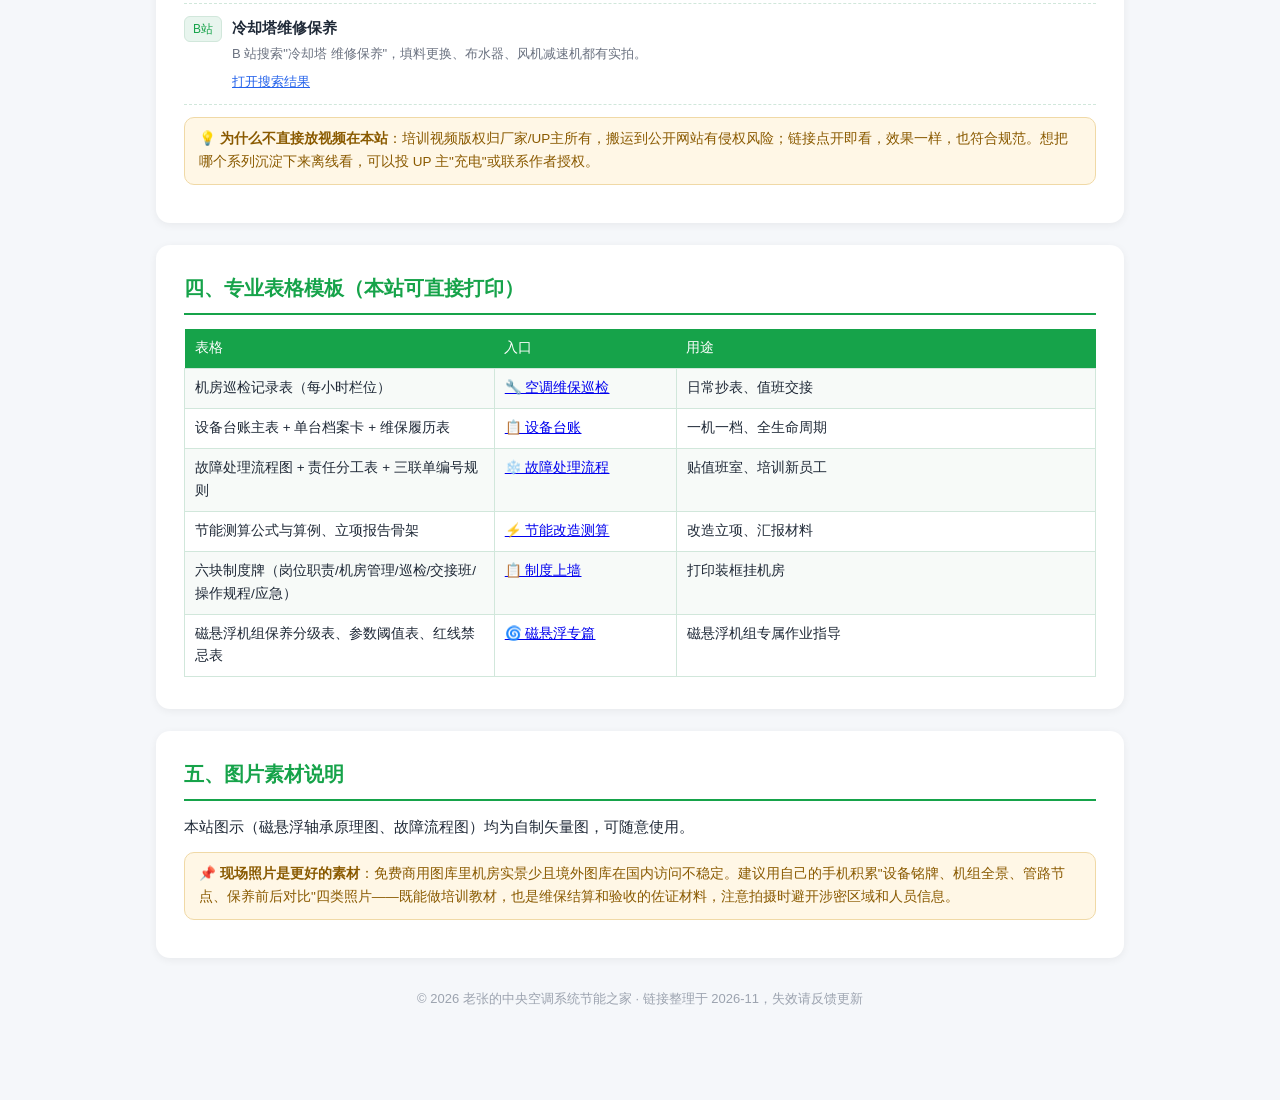
<file: resources.html>
<!DOCTYPE html>
<html lang="zh-CN">
<head>
<meta charset="UTF-8">
<meta name="viewport" content="width=device-width, initial-scale=1.0">
<title>学习资源库 · 标准·表格·视频</title>
<link rel="stylesheet" href="styles.css">
<style>
  .res { display:flex; gap:10px; align-items:flex-start; padding:10px 0; border-bottom:1px dashed var(--边线); }
  .res:last-child { border-bottom:none; }
  .res .tag { flex:none; background:var(--浅绿); color:var(--主色); border:1px solid var(--边线);
    border-radius:6px; font-size:12px; padding:2px 8px; margin-top:2px; white-space:nowrap; }
  .res .bd b { font-size:14.5px; }
  .res .bd p { font-size:13px; color:#6b7280; margin:2px 0; }
  .res .bd a { font-size:13px; color:#2563eb; word-break:break-all; }
</style>
</head>
<body>
<header>
  <div class="logo">🧊 老张的中央空调系统节能之家</div>
  <nav class="nav">
    <a href="index.html">🏠 首页</a>
    <a href="hvac-plan.html">📖 维保方案</a>
    <a href="maglev.html">🌀 磁悬浮专篇</a>
    <a href="zhidu.html">📋 制度上墙</a>
    <a href="resources.html" class="on">📚 资源库</a>
  </nav>
</header>

<div class="wrap">
  <div class="hero">
    <h1>📚 学习资源库</h1>
    <p>国家标准 · 行业文章 · 视频课程 · 表格模板 —— 收藏这一页就够了</p>
  </div>

  <section class="box">
    <h2>一、国家标准与规范</h2>
    <div class="res"><span class="tag">国标</span><div class="bd">
      <b>GB 50365-2019《空调通风系统运行管理标准》</b>
      <p>中央空调运行管理的总依据：重要设备参数每 2h 记录一次、档案保存≥2 年、过滤装置压差超标即清洗、设备台账要求等。</p>
      <a href="http://zhengshunda.com/news/law/2023/0418/146.html" target="_blank">条文摘录（在线阅读）</a>
    </div></div>
    <div class="res"><span class="tag">行业标准</span><div class="bd">
      <b>医院中央空调系统运行管理标准（卫生行业）</b>
      <p>权威的机房管理制度清单：明确岗位职责、机房管理、消防、巡视、维保、应急、值班、交接班、安全操作规程等 20 余项制度应在主机房张贴（制度上墙的官方依据）。</p>
      <a href="https://www.nhc.gov.cn/ewebeditor/uploadfile/2018/04/20180408104423181.pdf" target="_blank">官方 PDF 全文（卫健委官网）</a>
    </div></div>
    <div class="res"><span class="tag">国标</span><div class="bd">
      <b>GB/T 18430.1 蒸气压缩循环冷水（热泵）机组标准</b>
      <p>机组性能与能效测试的基准标准，写改造论证、验收标准时引用它。</p>
      <a href="https://openstd.samr.gov.cn/" target="_blank">国家标准全文公开系统（检索标准号）</a>
    </div></div>
    <div class="res"><span class="tag">作业资质</span><div class="bd">
      <b>制冷与空调作业操作证（特种作业）</b>
      <p>机房运行人员必须持证上岗（应急管理部门核发），复审周期注意别过期。</p>
      <a href="https://cx.mem.gov.cn/" target="_blank">特种作业操作证查询平台</a>
    </div></div>
  </section>

  <section class="box">
    <h2>二、磁悬浮机组深度文章（推荐精读）</h2>
    <div class="res"><span class="tag">运维干货</span><div class="bd">
      <b>磁悬浮冷水机组保养全攻略：从入门到精通</b>
      <p>分级保养体系、五条红线（含锌药剂禁忌）、四类典型故障案例、成本账——本站《磁悬浮专篇》的主要参考之一。</p>
      <a href="http://mp.weixin.qq.com/s?__biz=Mzk2NDg2NjExNw==&mid=2247491390&idx=1&sn=b0b36aa353007ca97066a449817d3599&chksm=c5acd54c9c883f8870ab0e645bc81d2c0713419e2b99708b83a8c0d9dd141cab987108bfe3e7#rd" target="_blank">微信公众号全文</a>
    </div></div>
    <div class="res"><span class="tag">压缩机专题</span><div class="bd">
      <b>商用空调磁悬浮离心式压缩机运维管理要点</b>
      <p>从磁轴承间隙、振动、电源三个维度讲巡检，对 DSP 校准和悬浮电流判据讲得细。</p>
      <a href="http://www.cixuanfu.com.cn/?News/776.html" target="_blank">在线阅读</a>
    </div></div>
    <div class="res"><span class="tag">方案范本</span><div class="bd">
      <b>海尔双压缩机磁悬浮冷水机组年度维修保养方案</b>
      <p>写维保方案/投标技术文件的现成范本：维保范围、年度必做项、主轴校准标准、应急承诺一应俱全。</p>
      <a href="https://m.toutiao.com/article/7622662308623401507" target="_blank">在线阅读</a>
    </div></div>
  </section>

  <section class="box">
    <h2>三、视频课程入口（点开即学）</h2>
    <div class="res"><span class="tag">B站</span><div class="bd">
      <b>磁悬浮冷水机组 · 原理与保养</b>
      <p>B 站搜索"磁悬浮冷水机组保养"，多套厂家培训与拆解视频，原理讲得直观。</p>
      <a href="https://search.bilibili.com/all?keyword=%E7%A3%81%E6%82%AC%E6%B5%AE%E5%86%B7%E6%B0%B4%E6%9C%BA%E7%BB%84%E4%BF%9D%E5%85%BB" target="_blank">打开搜索结果</a>
    </div></div>
    <div class="res"><span class="tag">B站</span><div class="bd">
      <b>冷水机组开停机操作 · 实操演示</b>
      <p>B 站搜索"冷水机组 操作 开机"，带现场画面的开停机流程演示。</p>
      <a href="https://search.bilibili.com/all?keyword=%E5%86%B7%E6%B0%B4%E6%9C%BA%E7%BB%84%20%E5%BC%80%E6%9C%BA%E6%93%8D%E4%BD%9C" target="_blank">打开搜索结果</a>
    </div></div>
    <div class="res"><span class="tag">B站</span><div class="bd">
      <b>风机盘管清洗 · 全过程</b>
      <p>B 站搜索"风机盘管 清洗"，含免拆洗和拆洗两种工艺，给班组培训直接放。</p>
      <a href="https://search.bilibili.com/all?keyword=%E9%A3%8E%E6%9C%BA%E7%9B%98%E7%AE%A1%20%E6%B8%85%E6%B4%97" target="_blank">打开搜索结果</a>
    </div></div>
    <div class="res"><span class="tag">B站</span><div class="bd">
      <b>冷却塔维修保养</b>
      <p>B 站搜索"冷却塔 维修保养"，填料更换、布水器、风机减速机都有实拍。</p>
      <a href="https://search.bilibili.com/all?keyword=%E5%86%B7%E5%8D%B4%E5%A1%94%20%E7%BB%B4%E4%BF%9D" target="_blank">打开搜索结果</a>
    </div></div>
    <div class="tip">💡 <b>为什么不直接放视频在本站</b>：培训视频版权归厂家/UP主所有，搬运到公开网站有侵权风险；链接点开即看，效果一样，也符合规范。想把哪个系列沉淀下来离线看，可以投 UP 主"充电"或联系作者授权。</div>
  </section>

  <section class="box">
    <h2>四、专业表格模板（本站可直接打印）</h2>
    <table>
      <tr><th style="width:34%">表格</th><th style="width:20%">入口</th><th>用途</th></tr>
      <tr><td>机房巡检记录表（每小时栏位）</td><td><a href="card-xunjian.html">🔧 空调维保巡检</a></td><td>日常抄表、值班交接</td></tr>
      <tr><td>设备台账主表 + 单台档案卡 + 维保履历表</td><td><a href="card-taizhang.html">📋 设备台账</a></td><td>一机一档、全生命周期</td></tr>
      <tr><td>故障处理流程图 + 责任分工表 + 三联单编号规则</td><td><a href="card-guzhang.html">❄️ 故障处理流程</a></td><td>贴值班室、培训新员工</td></tr>
      <tr><td>节能测算公式与算例、立项报告骨架</td><td><a href="card-jieneng.html">⚡ 节能改造测算</a></td><td>改造立项、汇报材料</td></tr>
      <tr><td>六块制度牌（岗位职责/机房管理/巡检/交接班/操作规程/应急）</td><td><a href="zhidu.html">📋 制度上墙</a></td><td>打印装框挂机房</td></tr>
      <tr><td>磁悬浮机组保养分级表、参数阈值表、红线禁忌表</td><td><a href="maglev.html">🌀 磁悬浮专篇</a></td><td>磁悬浮机组专属作业指导</td></tr>
    </table>
  </section>

  <section class="box">
    <h2>五、图片素材说明</h2>
    <p>本站图示（磁悬浮轴承原理图、故障流程图）均为自制矢量图，可随意使用。</p>
    <div class="tip">📌 <b>现场照片是更好的素材</b>：免费商用图库里机房实景少且境外图库在国内访问不稳定。建议用自己的手机积累"设备铭牌、机组全景、管路节点、保养前后对比"四类照片——既能做培训教材，也是维保结算和验收的佐证材料，注意拍摄时避开涉密区域和人员信息。</div>
  </section>

  <footer>© 2026 老张的中央空调系统节能之家 · 链接整理于 2026-11，失效请反馈更新</footer>
</div>
</body>
</html>
</file>
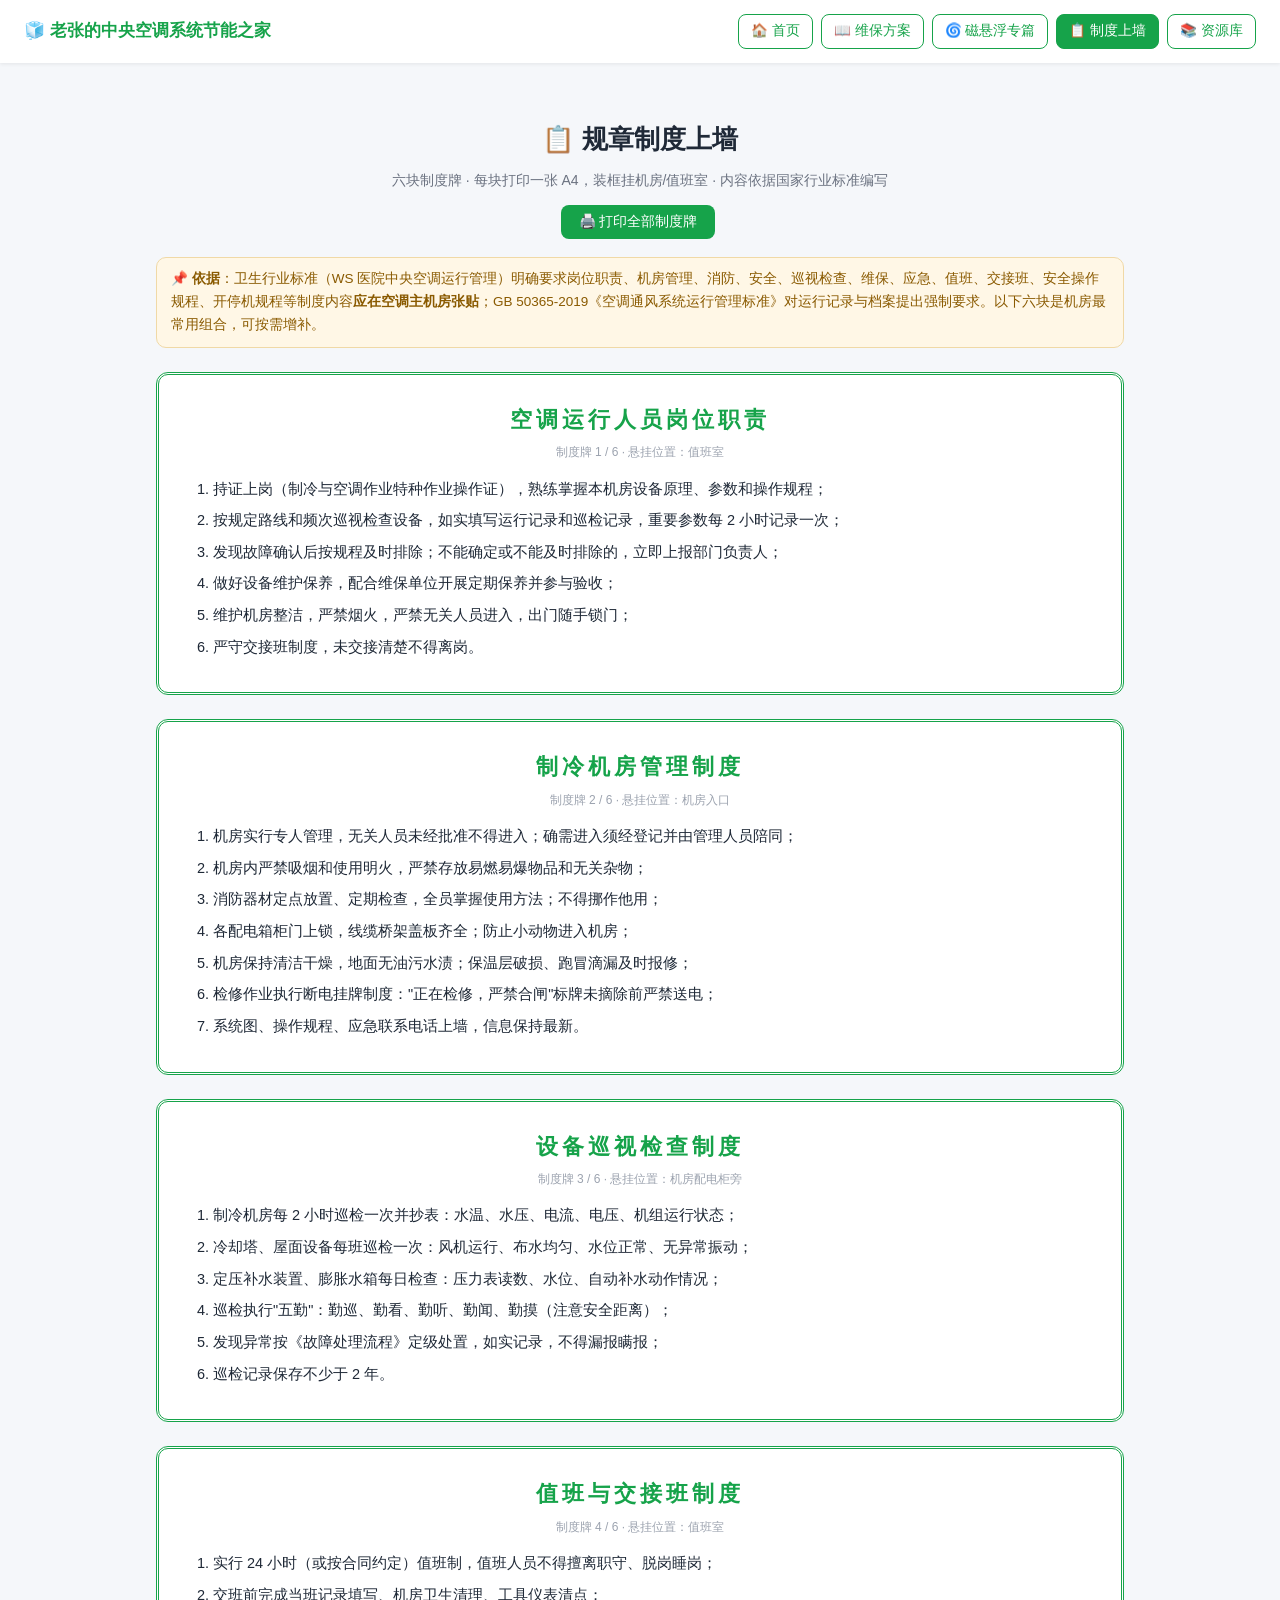
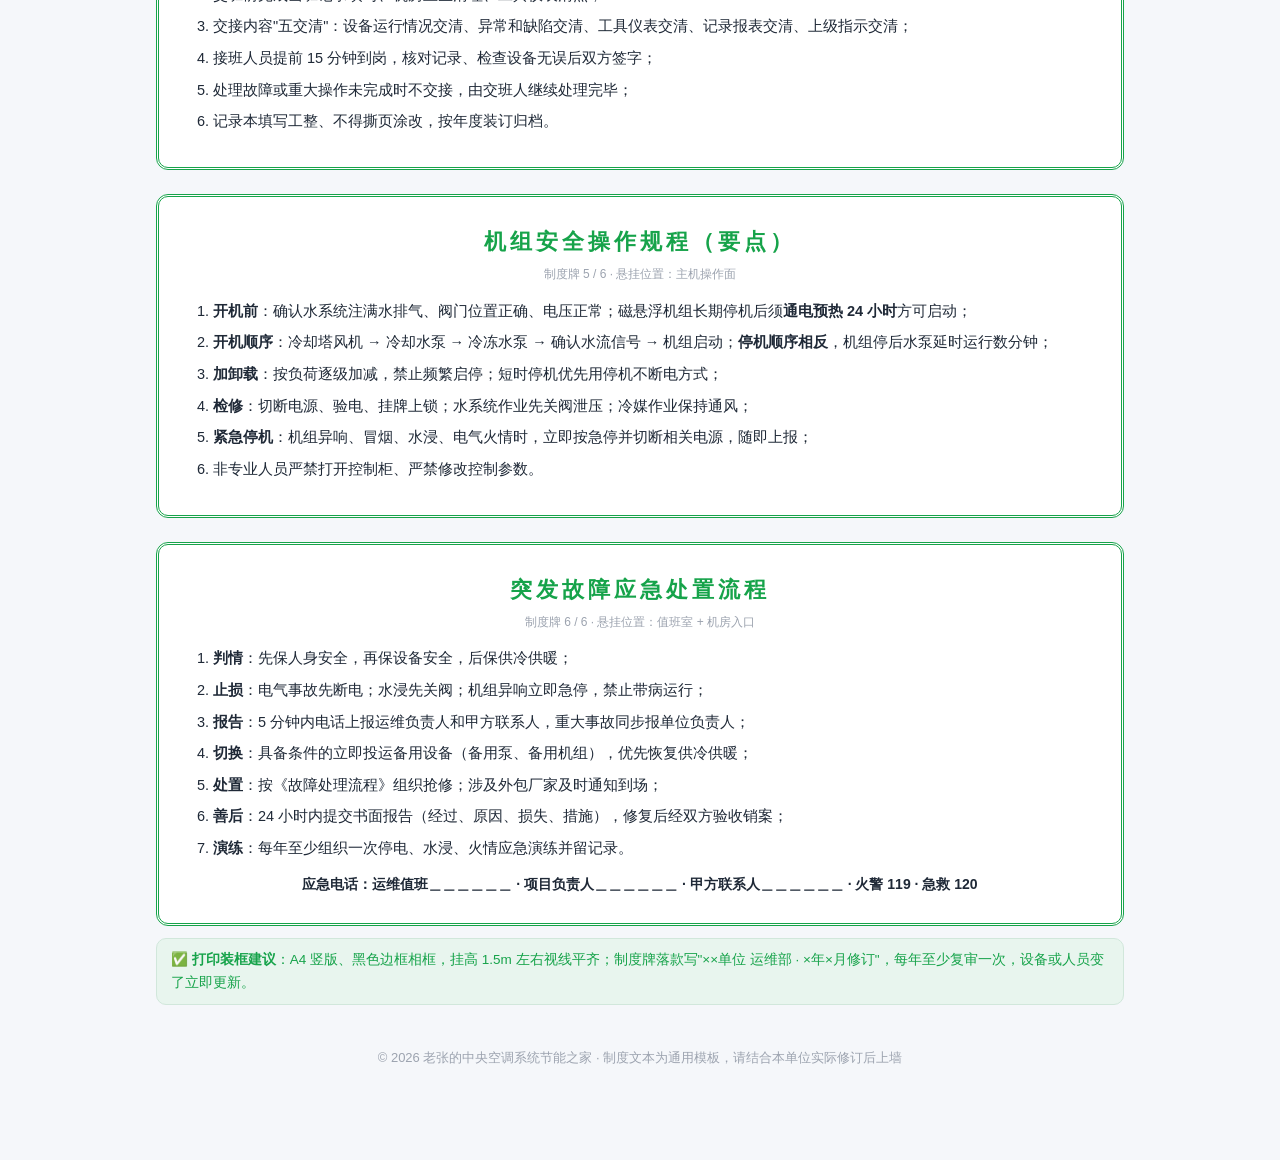
<file: zhidu.html>
<!DOCTYPE html>
<html lang="zh-CN">
<head>
<meta charset="UTF-8">
<meta name="viewport" content="width=device-width, initial-scale=1.0">
<title>规章制度上墙 · 机房制度牌</title>
<link rel="stylesheet" href="styles.css">
<style>
  /* 制度牌样式：打印时每块制度牌独占一页 */
  .poster {
    background:#fff; border:3px double var(--主色); border-radius:12px;
    padding:26px 30px; margin-top:24px;
  }
  .poster h2 { text-align:center; color:var(--主色); font-size:22px; border:none; margin-bottom:4px; letter-spacing:4px; }
  .poster .sub { text-align:center; font-size:12px; color:#9ca3af; margin-bottom:14px; }
  .poster ol, .poster ul { padding-left:24px; }
  .poster li { margin:7px 0; font-size:14.5px; }
  @media print { .poster { border:2px solid #333; page-break-after: always; margin-top:0; } }
</style>
</head>
<body>
<header>
  <div class="logo">🧊 老张的中央空调系统节能之家</div>
  <nav class="nav">
    <a href="index.html">🏠 首页</a>
    <a href="hvac-plan.html">📖 维保方案</a>
    <a href="maglev.html">🌀 磁悬浮专篇</a>
    <a href="zhidu.html" class="on">📋 制度上墙</a>
    <a href="resources.html">📚 资源库</a>
  </nav>
</header>

<div class="wrap">
  <div class="hero">
    <h1>📋 规章制度上墙</h1>
    <p>六块制度牌 · 每块打印一张 A4，装框挂机房/值班室 · 内容依据国家行业标准编写</p>
    <p style="margin-top:6px"><button class="btn-print" onclick="window.print()">🖨️ 打印全部制度牌</button></p>
  </div>

  <div class="tip">📌 <b>依据</b>：卫生行业标准（WS 医院中央空调运行管理）明确要求岗位职责、机房管理、消防、安全、巡视检查、维保、应急、值班、交接班、安全操作规程、开停机规程等制度内容<b>应在空调主机房张贴</b>；GB 50365-2019《空调通风系统运行管理标准》对运行记录与档案提出强制要求。以下六块是机房最常用组合，可按需增补。</div>

  <!-- 1 岗位职责 -->
  <div class="poster">
    <h2>空调运行人员岗位职责</h2>
    <p class="sub">制度牌 1 / 6 · 悬挂位置：值班室</p>
    <ol>
      <li>持证上岗（制冷与空调作业特种作业操作证），熟练掌握本机房设备原理、参数和操作规程；</li>
      <li>按规定路线和频次巡视检查设备，如实填写运行记录和巡检记录，重要参数每 2 小时记录一次；</li>
      <li>发现故障确认后按规程及时排除；不能确定或不能及时排除的，立即上报部门负责人；</li>
      <li>做好设备维护保养，配合维保单位开展定期保养并参与验收；</li>
      <li>维护机房整洁，严禁烟火，严禁无关人员进入，出门随手锁门；</li>
      <li>严守交接班制度，未交接清楚不得离岗。</li>
    </ol>
  </div>

  <!-- 2 机房管理制度 -->
  <div class="poster">
    <h2>制冷机房管理制度</h2>
    <p class="sub">制度牌 2 / 6 · 悬挂位置：机房入口</p>
    <ol>
      <li>机房实行专人管理，无关人员未经批准不得进入；确需进入须经登记并由管理人员陪同；</li>
      <li>机房内严禁吸烟和使用明火，严禁存放易燃易爆物品和无关杂物；</li>
      <li>消防器材定点放置、定期检查，全员掌握使用方法；不得挪作他用；</li>
      <li>各配电箱柜门上锁，线缆桥架盖板齐全；防止小动物进入机房；</li>
      <li>机房保持清洁干燥，地面无油污水渍；保温层破损、跑冒滴漏及时报修；</li>
      <li>检修作业执行断电挂牌制度："正在检修，严禁合闸"标牌未摘除前严禁送电；</li>
      <li>系统图、操作规程、应急联系电话上墙，信息保持最新。</li>
    </ol>
  </div>

  <!-- 3 巡视检查制度 -->
  <div class="poster">
    <h2>设备巡视检查制度</h2>
    <p class="sub">制度牌 3 / 6 · 悬挂位置：机房配电柜旁</p>
    <ol>
      <li>制冷机房每 2 小时巡检一次并抄表：水温、水压、电流、电压、机组运行状态；</li>
      <li>冷却塔、屋面设备每班巡检一次：风机运行、布水均匀、水位正常、无异常振动；</li>
      <li>定压补水装置、膨胀水箱每日检查：压力表读数、水位、自动补水动作情况；</li>
      <li>巡检执行"五勤"：勤巡、勤看、勤听、勤闻、勤摸（注意安全距离）；</li>
      <li>发现异常按《故障处理流程》定级处置，如实记录，不得漏报瞒报；</li>
      <li>巡检记录保存不少于 2 年。</li>
    </ol>
  </div>

  <!-- 4 交接班制度 -->
  <div class="poster">
    <h2>值班与交接班制度</h2>
    <p class="sub">制度牌 4 / 6 · 悬挂位置：值班室</p>
    <ol>
      <li>实行 24 小时（或按合同约定）值班制，值班人员不得擅离职守、脱岗睡岗；</li>
      <li>交班前完成当班记录填写、机房卫生清理、工具仪表清点；</li>
      <li>交接内容"五交清"：设备运行情况交清、异常和缺陷交清、工具仪表交清、记录报表交清、上级指示交清；</li>
      <li>接班人员提前 15 分钟到岗，核对记录、检查设备无误后双方签字；</li>
      <li>处理故障或重大操作未完成时不交接，由交班人继续处理完毕；</li>
      <li>记录本填写工整、不得撕页涂改，按年度装订归档。</li>
    </ol>
  </div>

  <!-- 5 安全操作规程要点 -->
  <div class="poster">
    <h2>机组安全操作规程（要点）</h2>
    <p class="sub">制度牌 5 / 6 · 悬挂位置：主机操作面</p>
    <ol>
      <li><b>开机前</b>：确认水系统注满水排气、阀门位置正确、电压正常；磁悬浮机组长期停机后须<b>通电预热 24 小时</b>方可启动；</li>
      <li><b>开机顺序</b>：冷却塔风机 → 冷却水泵 → 冷冻水泵 → 确认水流信号 → 机组启动；<b>停机顺序相反</b>，机组停后水泵延时运行数分钟；</li>
      <li><b>加卸载</b>：按负荷逐级加减，禁止频繁启停；短时停机优先用停机不断电方式；</li>
      <li><b>检修</b>：切断电源、验电、挂牌上锁；水系统作业先关阀泄压；冷媒作业保持通风；</li>
      <li><b>紧急停机</b>：机组异响、冒烟、水浸、电气火情时，立即按急停并切断相关电源，随即上报；</li>
      <li>非专业人员严禁打开控制柜、严禁修改控制参数。</li>
    </ol>
  </div>

  <!-- 6 应急处置 -->
  <div class="poster">
    <h2>突发故障应急处置流程</h2>
    <p class="sub">制度牌 6 / 6 · 悬挂位置：值班室 + 机房入口</p>
    <ol>
      <li><b>判情</b>：先保人身安全，再保设备安全，后保供冷供暖；</li>
      <li><b>止损</b>：电气事故先断电；水浸先关阀；机组异响立即急停，禁止带病运行；</li>
      <li><b>报告</b>：5 分钟内电话上报运维负责人和甲方联系人，重大事故同步报单位负责人；</li>
      <li><b>切换</b>：具备条件的立即投运备用设备（备用泵、备用机组），优先恢复供冷供暖；</li>
      <li><b>处置</b>：按《故障处理流程》组织抢修；涉及外包厂家及时通知到场；</li>
      <li><b>善后</b>：24 小时内提交书面报告（经过、原因、损失、措施），修复后经双方验收销案；</li>
      <li><b>演练</b>：每年至少组织一次停电、水浸、火情应急演练并留记录。</li>
    </ol>
    <p style="text-align:center;margin-top:12px;font-size:14px"><b>应急电话：运维值班＿＿＿＿＿＿ · 项目负责人＿＿＿＿＿＿ · 甲方联系人＿＿＿＿＿＿ · 火警 119 · 急救 120</b></p>
  </div>

  <div class="tip ok">✅ <b>打印装框建议</b>：A4 竖版、黑色边框相框，挂高 1.5m 左右视线平齐；制度牌落款写"××单位 运维部 · ×年×月修订"，每年至少复审一次，设备或人员变了立即更新。</div>

  <footer>© 2026 老张的中央空调系统节能之家 · 制度文本为通用模板，请结合本单位实际修订后上墙</footer>
</div>
</body>
</html>
</file>
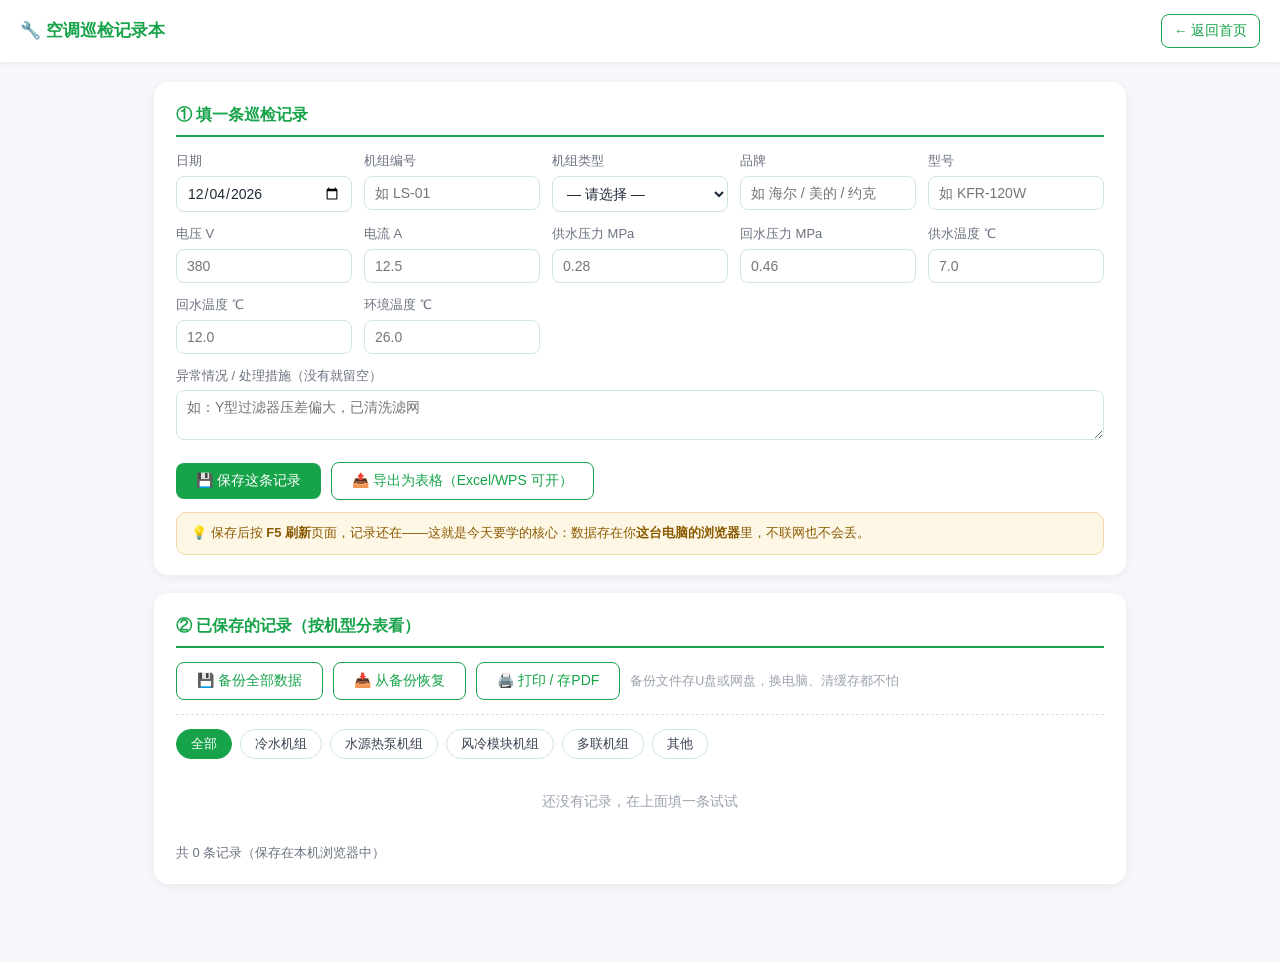
<file: 巡检记录本.html>
<!DOCTYPE html>
<html lang="zh-CN">
<head>
<meta charset="UTF-8">
<meta name="viewport" content="width=device-width, initial-scale=1.0">
<title>空调巡检记录本（可保存·可导出）</title>
<style>
  /* ===== 配色：和你的网站一套 ===== */
  :root {
    --主色: #16a34a;
    --背景: #f5f7fa;
    --卡片: #ffffff;
    --文字: #1f2937;
    --边线: #d1e7db;
    --浅绿: #e8f5ee;
  }
  * { margin:0; padding:0; box-sizing:border-box; }
  body { font-family:"Microsoft YaHei",sans-serif; background:var(--背景); color:var(--文字); line-height:1.6; }
  header { background:var(--卡片); padding:14px 20px; box-shadow:0 1px 4px rgba(0,0,0,.08); display:flex; justify-content:space-between; align-items:center; flex-wrap:wrap; gap:8px; }
  header h1 { font-size:17px; color:var(--主色); }
  header a { font-size:13.5px; color:var(--主色); text-decoration:none; border:1px solid var(--主色); padding:5px 12px; border-radius:8px; }
  .wrap { max-width:1000px; margin:0 auto; padding:20px 14px 60px; }

  .card { background:var(--卡片); border-radius:14px; padding:20px 22px; box-shadow:0 2px 8px rgba(0,0,0,.06); margin-bottom:18px; }
  .card h2 { font-size:16px; color:var(--主色); margin-bottom:14px; padding-bottom:8px; border-bottom:2px solid var(--主色); }

  /* ===== 表单：输入框的样子 ===== */
  .form-grid { display:grid; grid-template-columns:repeat(auto-fit,minmax(150px,1fr)); gap:12px; }
  .field label { display:block; font-size:13px; color:#6b7280; margin-bottom:4px; }
  .field input, .field select, .field textarea {
    width:100%; padding:8px 10px; border:1px solid var(--边线); border-radius:8px;
    font-size:14px; font-family:inherit; background:#fff; color:var(--文字);
  }
  .field input:focus, .field textarea:focus { outline:2px solid var(--主色); outline-offset:-1px; }
  .field.full { grid-column:1 / -1; }

  .btn { border:none; border-radius:8px; padding:9px 20px; font-size:14px; cursor:pointer; font-family:inherit; }
  .btn-main { background:var(--主色); color:#fff; }
  .btn-main:hover { opacity:.88; }
  .btn-ghost { background:transparent; color:var(--主色); border:1px solid var(--主色); }
  .btn-ghost:hover { background:var(--浅绿); }
  .btn-del { background:transparent; border:none; color:#b42318; cursor:pointer; font-size:13px; }
  .actions { margin-top:14px; display:flex; gap:10px; flex-wrap:wrap; align-items:center; }

  table { width:100%; border-collapse:collapse; font-size:13.5px; }
  th { background:var(--主色); color:#fff; padding:8px; text-align:left; font-weight:normal; white-space:nowrap; }
  td { border:1px solid var(--边线); padding:7px 8px; }
  tr:nth-child(even) td { background:#f7faf8; }
  .empty { text-align:center; color:#9ca3af; font-size:13.5px; padding:20px 0; }
  .count { font-size:13px; color:#6b7280; margin-top:10px; }
  /* 分机型筛选按钮 */
  .filters { display:flex; gap:8px; flex-wrap:wrap; margin-bottom:12px; }
  .fbtn { border:1px solid var(--边线); background:#fff; color:#374151; border-radius:16px; padding:5px 14px; font-size:13px; cursor:pointer; font-family:inherit; }
  .fbtn.active { background:var(--主色); color:#fff; border-color:var(--主色); }
  .tip { background:#fff7e6; border:1px solid #f0d9a6; border-radius:10px; padding:10px 14px; font-size:13px; color:#8a5a00; margin-top:12px; }

  /* ===== 新增：备份 / 恢复 / 打印 按钮条 ===== */
  .data-bar { display:flex; gap:10px; flex-wrap:wrap; align-items:center; margin-bottom:14px; padding-bottom:14px; border-bottom:1px dashed var(--边线); }
  .data-bar .hint { font-size:12.5px; color:#9ca3af; }
  .print-head { display:none; }   /* 只在打印时出现，屏幕上藏起来 */

  /* ===== 新增：打印专用样式（Ctrl+P 预览就能看到效果）=====
     思路：屏幕上好看的东西（导航、按钮、筛选）打印时全部藏起来，
           只留标题 + 表格，并且改成横向A4，一张纸能放更多列 */
  @media print {
    header, .no-print, .filters, .actions, .tip, .btn-del, .data-bar { display:none !important; }
    .form-card, .count { display:none !important; }   /* 填表区整块不上纸，只打表格 */
    body { background:#fff; color:#000; }
    .wrap { max-width:none; padding:0; }
    .card { box-shadow:none; border-radius:0; padding:0; margin:0; }
    .card h2 { display:none; }
    .print-head { display:block; text-align:center; margin-bottom:10px; }
    .print-head h3 { font-size:16px; margin-bottom:4px; }
    .print-head p { font-size:11px; color:#555; }
    table { font-size:10.5px; }
    th { background:#e5e7eb !important; color:#000 !important; border:1px solid #666; padding:4px 5px; }
    td { border:1px solid #666; padding:3px 5px; }
    tr:nth-child(even) td { background:#fff; }
    .empty { display:none; }
    th:last-child, td:last-child { display:none; }   /* 最后一列是删除按钮，纸上不要 */
    @page { size:A4 landscape; margin:10mm; }
  }

  @media (max-width:640px){ th,td{font-size:12px; padding:5px;} .card{padding:16px 14px;} }
</style>
</head>
<body>

<header>
  <h1>🔧 空调巡检记录本</h1>
  <a href="index.html">← 返回首页</a>
</header>

<div class="wrap">

  <!-- ===== 第一块：填表区（打印时不显示，所以加了 form-card 类名）===== -->
  <div class="card form-card">
    <h2>① 填一条巡检记录</h2>
    <div class="form-grid">
      <div class="field">
        <label>日期</label>
        <input type="date" id="f-date">
      </div>
      <div class="field">
        <label>机组编号</label>
        <input type="text" id="f-unit" placeholder="如 LS-01">
      </div>
      <div class="field">
        <label>机组类型</label>
        <select id="f-type">
          <option value="">— 请选择 —</option>
          <option>冷水机组</option>
          <option>水源热泵机组</option>
          <option>风冷模块机组</option>
          <option>多联机组</option>
          <option>其他</option>
        </select>
      </div>
      <div class="field">
        <label>品牌</label>
        <input type="text" id="f-brand" placeholder="如 海尔 / 美的 / 约克">
      </div>
      <div class="field">
        <label>型号</label>
        <input type="text" id="f-model" placeholder="如 KFR-120W">
      </div>
      <div class="field">
        <label>电压 V</label>
        <input type="number" step="0.1" id="f-volt" placeholder="380">
      </div>
      <div class="field">
        <label>电流 A</label>
        <input type="number" step="0.1" id="f-amp" placeholder="12.5">
      </div>
      <div class="field">
        <label>供水压力 MPa</label>
        <input type="number" step="0.01" id="f-pin" placeholder="0.28">
      </div>
      <div class="field">
        <label>回水压力 MPa</label>
        <input type="number" step="0.01" id="f-pout" placeholder="0.46">
      </div>
      <div class="field">
        <label>供水温度 ℃</label>
        <input type="number" step="0.1" id="f-tin" placeholder="7.0">
      </div>
      <div class="field">
        <label>回水温度 ℃</label>
        <input type="number" step="0.1" id="f-tout" placeholder="12.0">
      </div>
  <div class="field">
        <label>环境温度 ℃</label>
        <input type="number" step="0.1" id="f-amb" placeholder="26.0">
      </div>
      <div class="field full">
        <label>异常情况 / 处理措施（没有就留空）</label>
        <textarea id="f-note" rows="2" placeholder="如：Y型过滤器压差偏大，已清洗滤网"></textarea>
      </div>
    </div>
    <div class="actions">
      <button class="btn btn-main" onclick="saveRecord()">💾 保存这条记录</button>
      <button class="btn btn-ghost" onclick="exportCSV()">📤 导出为表格（Excel/WPS 可开）</button>
      <span id="msg" style="font-size:13px;color:var(--主色)"></span>
    </div>
    <div class="tip">💡 保存后按 <b>F5 刷新</b>页面，记录还在——这就是今天要学的核心：数据存在你<b>这台电脑的浏览器</b>里，不联网也不会丢。</div>
  </div>

  <!-- ===== 第二块：记录列表 ===== -->
  <div class="card">
    <h2>② 已保存的记录（按机型分表看）</h2>

    <!-- 新增：数据安全区。备份=存成文件带走；恢复=从文件读回来；打印=出纸质单 -->
    <div class="data-bar no-print">
      <button class="btn btn-ghost" onclick="backupJSON()">💾 备份全部数据</button>
      <button class="btn btn-ghost" onclick="document.getElementById('importFile').click()">📥 从备份恢复</button>
      <button class="btn btn-ghost" onclick="window.print()">🖨️ 打印 / 存PDF</button>
      <!-- 这个文件选择框被藏起来了，点上面的按钮才会弹出来 -->
      <input type="file" id="importFile" accept=".json,application/json" style="display:none" onchange="importJSON(this)">
      <span class="hint">备份文件存U盘或网盘，换电脑、清缓存都不怕</span>
    </div>

    <!-- 打印时才显示的表头（屏幕上看不到） -->
    <div class="print-head">
      <h3>空调系统巡检记录表</h3>
      <p id="printInfo"></p>
    </div>

    <div class="filters">
      <button class="fbtn active" onclick="setFilter('', this)">全部</button>
      <button class="fbtn" onclick="setFilter('冷水机组', this)">冷水机组</button>
      <button class="fbtn" onclick="setFilter('水源热泵机组', this)">水源热泵机组</button>
      <button class="fbtn" onclick="setFilter('风冷模块机组', this)">风冷模块机组</button>
      <button class="fbtn" onclick="setFilter('多联机组', this)">多联机组</button>
      <button class="fbtn" onclick="setFilter('其他', this)">其他</button>
    </div>
    <div id="list"></div>
    <div class="count" id="count"></div>
    <!-- 回收站提示条：误删后点一下就能放回去 -->
    <div id="undoBar" style="display:none; margin-top:10px; padding:10px 14px; background:#fff7e6; border:1px solid #f0d9a6; border-radius:10px; font-size:13.5px; color:#8a5a00;">
      ↩ 刚删除了：<b id="undoInfo"></b>
      <button onclick="undoDel()" style="margin-left:10px; background:#8a5a00; color:#fff; border:none; border-radius:6px; padding:5px 14px; cursor:pointer;">撤销删除，放回去</button>
    </div>
  </div>

</div>

<script>
/* ============================================================
   今天的三个新东西都在这一段里，逐段看注释就懂了
   ① 输入框取值  ② 浏览器存储 localStorage  ③ 生成并下载文件
   ============================================================ */

// 存储用的"抽屉名字"。同一个名字，随时能取回同一个抽屉里的东西
const KEY = 'hvac_inspections';

// ---------- ③ 读抽屉：把存过的记录取出来（没有就返回空数组） ----------
function loadRecords() {
  const raw = localStorage.getItem(KEY);      // 取出来的是一段文字
  return raw ? JSON.parse(raw) : [];          // JSON.parse：把文字还原成数组
}

// ---------- 存抽屉：把整个数组写回去 ----------
function saveRecords(arr) {
  localStorage.setItem(KEY, JSON.stringify(arr));  // JSON.stringify：数组转成文字才能存
}

// ---------- ① 取值 + 保存一条 ----------
function saveRecord() {
  // 逐个从输入框里把值读出来（.value 就是框里填的内容）
  const rec = {
    date:  document.getElementById('f-date').value,
    unit:  document.getElementById('f-unit').value.trim(),
    type:  document.getElementById('f-type').value,
    brand: document.getElementById('f-brand').value.trim(),
    model: document.getElementById('f-model').value.trim(),
    volt:  document.getElementById('f-volt').value,
    amp:   document.getElementById('f-amp').value,
    pin:   document.getElementById('f-pin').value,
    pout:  document.getElementById('f-pout').value,
    tin:   document.getElementById('f-tin').value,
    tout:  document.getElementById('f-tout').value,
    note:  document.getElementById('f-note').value.trim(),
amb:   document.getElementById('f-amb').value,
    savedAt: new Date().toLocaleString('zh-CN')
  };

  // 必填校验：日期、机组编号、类型、供水压力没填就不让存
  if (!rec.date || !rec.unit || !rec.type || !rec.pin) {
    document.getElementById('msg').textContent = '⚠️ 日期、机组编号、机组类型、供水压力必填';
    document.getElementById('msg').style.color = '#b42318';
    return;
  }

  const arr = loadRecords();
  arr.push(rec);          // 追加到数组末尾
  saveRecords(arr);       // 整组存回抽屉
  render();               // 重新画一遍列表
  clearForm();

  const m = document.getElementById('msg');
  m.textContent = '✅ 已保存，共 ' + arr.length + ' 条';
  m.style.color = 'var(--主色)';
}

// ---------- 清空表单（保存后方便接着填下一条） ----------
function clearForm() {
  ['f-unit','f-type','f-brand','f-model','f-volt','f-amp','f-pin','f-pout','f-tin','f-tout','f-amb','f-note'].forEach(id => {
    document.getElementById(id).value = '';
  });
}

// ---------- 把记录画到页面上 ----------
let curFilter = '';   // 当前选的机型筛选，'' = 全部

function setFilter(t, btn) {
  curFilter = t;
  document.querySelectorAll('.fbtn').forEach(b => b.classList.remove('active'));
  if (btn) btn.classList.add('active');
  render();
}

function render() {
  const all = loadRecords();
  const arr = curFilter ? all.filter(r => r.type === curFilter) : all;
  const box = document.getElementById('list');

  if (arr.length === 0) {
    box.innerHTML = '<div class="empty">' + (curFilter ? '「' + curFilter + '」类型还没有记录' : '还没有记录，在上面填一条试试') + '</div>';
  } else {
    let html = '<div style="overflow-x:auto"><table><tr><th>日期</th><th>机组</th><th>类型</th><th>品牌</th><th>型号</th><th>电压V</th><th>电流A</th><th>供水压</th><th>回水压</th><th>供水温</th><th>回水温</th><th>环境温</th><th>异常/措施</th><th></th></tr>';
    // 倒序显示：最新的在最上面
    for (let i = arr.length - 1; i >= 0; i--) {
      const idx = all.indexOf(arr[i]);   // 用它在总表里的真实位置，删除才不会删错行
      const r = arr[i];
      html += '<tr>'
        + '<td>' + r.date + '</td>'
        + '<td>' + r.unit + '</td>'
        + '<td>' + (r.type || '-') + '</td>'
        + '<td>' + (r.brand || '-') + '</td>'
        + '<td>' + (r.model || '-') + '</td>'
        + '<td>' + (r.volt || '-') + '</td>'
        + '<td>' + (r.amp || '-') + '</td>'
        + '<td>' + (r.pin || '-') + '</td>'
        + '<td>' + (r.pout || '-') + '</td>'
        + '<td>' + (r.tin || '-') + '</td>'
        + '<td>' + (r.tout || '-') + '</td>'
        + '<td>' + (r.amb || '-') + '</td>'
        + '<td>' + (r.note || '-') + '</td>'
        + '<td><button class="btn-del" onclick="delRecord(' + idx + ')">删除</button></td>'
        + '</tr>';
    }
    html += '</table></div>';
    box.innerHTML = html;
  }
  document.getElementById('count').textContent = '共 ' + arr.length + ' 条记录' + (curFilter ? '（机型：' + curFilter + '）' : '') + '（保存在本机浏览器中）';

  // 打印页眉：条数 + 打印时间 + 当前筛选，方便纸质单子能追溯
  document.getElementById('printInfo').textContent =
    '共 ' + arr.length + ' 条' + (curFilter ? ' · 机型：' + curFilter : '') + ' · 打印时间 ' + new Date().toLocaleString('zh-CN');
}

// ---------- 删除一条（可撤销）----------
const TRASH_KEY = 'hvac_trash';   // 小回收站：记住最近删的记录，最多10条

function delRecord(index) {
  if (!confirm('确定删除这一条？（删完下方会出现「撤销」按钮，随时能放回来）')) return;
  const arr = loadRecords();
  // 删除前先把它塞进回收站：记住内容和原来在第几行
  const trash = JSON.parse(localStorage.getItem(TRASH_KEY) || '[]');
  trash.unshift({ index: index, record: arr[index] });
  if (trash.length > 10) trash.pop();   // 只留最近10条，防止越积越大
  localStorage.setItem(TRASH_KEY, JSON.stringify(trash));

  arr.splice(index, 1);     // 从第 index 个位置删掉 1 个
  saveRecords(arr);
  render();
  showUndo();
}

// 显示/刷新撤销条
function showUndo() {
  const trash = JSON.parse(localStorage.getItem(TRASH_KEY) || '[]');
  const bar = document.getElementById('undoBar');
  if (trash.length === 0) { bar.style.display = 'none'; return; }
  const t = trash[0].record;
  document.getElementById('undoInfo').textContent =
    (t.date || '') + ' ' + (t.unit || '') + (t.note ? '（' + t.note.slice(0, 12) + '）' : '');
  bar.style.display = 'block';
}

// 撤销：把回收站里最近一条放回原位
function undoDel() {
  const trash = JSON.parse(localStorage.getItem(TRASH_KEY) || '[]');
  if (!trash.length) return;
  const { index, record } = trash.shift();          // 取出最近删的那条
  localStorage.setItem(TRASH_KEY, JSON.stringify(trash));
  const arr = loadRecords();
  arr.splice(Math.min(index, arr.length), 0, record);  // 塞回原来的位置
  saveRecords(arr);
  render();
  alert('已放回：' + (record.date || '') + ' ' + (record.unit || ''));
}

// ---------- ③ 导出 CSV：生成一个文件让浏览器下载 ----------
function exportCSV() {
  const all = loadRecords();
  const arr = curFilter ? all.filter(r => r.type === curFilter) : all;
  if (arr.length === 0) { alert(curFilter ? '「' + curFilter + '」还没有记录可导出' : '还没有记录可导出'); return; }

  // 表头 + 每一行；字段里有逗号要用引号包起来，否则列会错位
  const esc = s => '"' + String(s == null ? '' : s).replace(/"/g, '""') + '"';
  let csv = ['日期','机组编号','机组类型','品牌','型号','电压V','电流A','供水压力MPa','回水压力MPa','供水温度℃','回水温度℃','环境温度℃','异常情况','保存时间'].map(esc).join(',') + '\n';
  arr.forEach(r => {
    csv += [r.date, r.unit, r.type, r.brand, r.model, r.volt, r.amp, r.pin, r.pout, r.tin, r.tout, r.amb, r.note, r.savedAt].map(esc).join(',') + '\n';
  });

  // 开头加一个特殊字符 \ufeff，Excel/WPS 才知道这是 UTF-8 中文，不然会乱码
  const blob = new Blob(['\ufeff' + csv], { type: 'text/csv;charset=utf-8;' });
  const url = URL.createObjectURL(blob);
  const a = document.createElement('a');
  const today = new Date().toISOString().slice(0, 10);
  a.href = url;
  a.download = '巡检记录_' + (curFilter ? curFilter + '_' : '') + today + '.csv';
  a.click();                    // 模拟一次点击 → 触发下载
  URL.revokeObjectURL(url);     // 用完释放，好习惯
}

/* ============================================================
   【今天新增】数据备份与恢复
   为什么需要：数据只存在浏览器的 localStorage 里，
               一旦清理浏览器缓存 / 换电脑 / 换浏览器，记录就没了。
   解决思路：把整个数组"另存为一个文件"（.json），想用时再读回来。

   三个新概念，就这三个：
   ① Blob —— 浏览器里凭空造一个文件
   ② FileReader —— 浏览器读你选中的文件
   ③ JSON —— 人和电脑都能看懂的数据格式，长这样：
        { "记录条数": 2, "记录": [ {"unit":"LS-01"}, {"unit":"LS-02"} ] }
   ============================================================ */

// ---------- 备份：把全部记录存成一个 .json 文件 ----------
function backupJSON() {
  const all = loadRecords();
  if (all.length === 0) { alert('还没有记录，先填一条再备份'); return; }

  // 不直接存数组，外面多包一层"信封"：写上软件名、版本、时间、条数
  // 好处是以后换别的程序、或者文件被别人打开，也能一眼看出这是什么
  const 信封 = {
    软件: '空调巡检记录本',
    版本: 1,
    备份时间: new Date().toLocaleString('zh-CN'),
    记录条数: all.length,
    记录: all
  };

  // JSON.stringify(数据, null, 2)：转成文字；null 占位，2 = 缩进2格（方便用记事本打开看）
  const text = JSON.stringify(信封, null, 2);
  const blob = new Blob([text], { type: 'application/json' });   // ① 造一个文件
  const url = URL.createObjectURL(blob);

  const a = document.createElement('a');
  const d = new Date();
  const 日期 = d.getFullYear() + '-' + String(d.getMonth() + 1).padStart(2, '0') + '-' + String(d.getDate()).padStart(2, '0');
  a.href = url;
  a.download = '巡检记录备份_' + 日期 + '.json';   // 文件名带日期，一天备几次不会互相覆盖
  a.click();
  URL.revokeObjectURL(url);

  document.getElementById('msg').textContent = '✅ 已备份 ' + all.length + ' 条，文件在浏览器下载目录里';
  document.getElementById('msg').style.color = 'var(--主色)';
}

// ---------- 恢复：选一个备份文件，把记录读回来 ----------
function importJSON(input) {
  const file = input.files[0];
  if (!file) return;

  const reader = new FileReader();          // ② 用 FileReader 读文件内容
  reader.onload = function (e) {
    let data;
    try {
      data = JSON.parse(e.target.result);   // 文字 → 数据；文件坏了这里会报错
    } catch (err) {
      alert('这个文件读不出来：可能选错了文件，或者文件内容被改坏了。');
      input.value = '';
      return;
    }

    // 兼容两种格式：新版备份（带信封，记录在 data.记录 里）、旧版（直接是数组）
    const 导入 = Array.isArray(data) ? data : (data.记录 || []);
    if (!Array.isArray(导入) || 导入.length === 0) {
      alert('这个文件里没有找到巡检记录。');
      input.value = '';
      return;
    }

    const 现有 = loadRecords();
    // confirm() 会弹出小窗口：确定=true，取消=false。用它来问"覆盖还是合并"
    const 覆盖 = confirm('文件里有 ' + 导入.length + ' 条记录，本机现有 ' + 现有.length + ' 条。\n\n'
      + '点【确定】= 用文件里的记录覆盖本机（本机原有的会被清掉）\n'
      + '点【取消】= 追加合并（重复的自动跳过，不删本机原有）');

    let 结果;
    if (覆盖) {
      结果 = 导入;
    } else {
      // 合并去重：同一天 + 同一机组 + 同一保存时间 视为同一条，跳过
      结果 = 现有.slice();                       // slice() 复制一份，不动原数组
      const 已存在 = new Set(现有.map(r => (r.date || '') + '|' + (r.unit || '') + '|' + (r.savedAt || '')));
      导入.forEach(r => {
        const 钥匙 = (r.date || '') + '|' + (r.unit || '') + '|' + (r.savedAt || '');
        if (!已存在.has(钥匙)) { 已存在.add(钥匙); 结果.push(r); }
      });
    }

    结果.sort((a, b) => String(a.date).localeCompare(String(b.date)));   // 按日期排好，表格才顺眼
    saveRecords(结果);
    render();

    const m = document.getElementById('msg');
    m.textContent = '✅ 恢复完成，现有 ' + 结果.length + ' 条';
    m.style.color = 'var(--主色)';
    input.value = '';    // 清空选择，方便马上再选一次
  };
  reader.readAsText(file, 'utf-8');            // 按 UTF-8 读，中文不乱码
}

// ---------- 页面打开时：日期默认今天，并画出已有记录 ----------
document.getElementById('f-date').value = new Date().toISOString().slice(0, 10);
render();
showUndo();   // 打开页面时检查：回收站里有没有等着撤销的记录
</script>
</body>
</html>
</file>
<file: styles.css>
/* 老张网站 共通样式（所有内容页引用） */
:root {
  --主色: #16a34a;
  --背景色: #f5f7fa;
  --卡片色: #ffffff;
  --文字色: #1f2937;
  --浅绿: #e8f5ee;
  --边线: #d1e7db;
}
* { margin: 0; padding: 0; box-sizing: border-box; }
body {
  font-family: "Microsoft YaHei", sans-serif;
  background: var(--背景色);
  color: var(--文字色);
  line-height: 1.7;
}
header {
  background: var(--卡片色);
  display: flex; justify-content: space-between; align-items: center; flex-wrap: wrap; gap: 8px;
  padding: 14px 24px;
  box-shadow: 0 1px 4px rgba(0,0,0,0.08);
  position: sticky; top: 0; z-index: 10;
}
header .logo { font-weight: bold; color: var(--主色); font-size: 17px; }
header .nav { display: flex; gap: 8px; flex-wrap: wrap; }
header .nav a {
  border: 1px solid var(--主色); color: var(--主色);
  padding: 5px 12px; border-radius: 8px; text-decoration: none; font-size: 13.5px;
}
header .nav a:hover { background: var(--主色); color: #fff; }
header .nav a.on { background: var(--主色); color: #fff; }

.wrap { max-width: 1000px; margin: 0 auto; padding: 24px 16px 60px; }
.hero { text-align: center; padding: 30px 10px 6px; }
.hero h1 { font-size: 26px; margin-bottom: 8px; }
.hero p { color: #6b7280; font-size: 14px; }

section.box {
  background: var(--卡片色); border-radius: 14px; padding: 26px 28px; margin-top: 22px;
  box-shadow: 0 2px 8px rgba(0,0,0,0.06);
}
section.box h2 { color: var(--主色); font-size: 20px; border-bottom: 2px solid var(--主色); padding-bottom: 8px; margin-bottom: 14px; }
section.box h3 { font-size: 16px; margin: 18px 0 8px; }
section.box p, section.box li { font-size: 14.5px; }
section.box ul, section.box ol { padding-left: 22px; margin: 6px 0; }
section.box li { margin: 3px 0; }

table { width: 100%; border-collapse: collapse; margin: 12px 0 6px; font-size: 13.5px; }
th { background: var(--主色); color: #fff; padding: 8px 10px; text-align: left; font-weight: normal; }
td { border: 1px solid var(--边线); padding: 8px 10px; vertical-align: top; }
tr:nth-child(even) td { background: #f7faf8; }

.tip {
  background: #fff7e6; border: 1px solid #f0d9a6; border-radius: 10px;
  padding: 10px 14px; font-size: 13.5px; color: #8a5a00; margin: 12px 0;
}
.warn { background: #fdecea; border-color: #f5c6c2; color: #b42318; }
.ok { background: var(--浅绿); border-color: var(--边线); color: var(--主色); }

figure { margin: 14px 0; text-align: center; }
figure svg { max-width: 100%; height: auto; }
figcaption { font-size: 12.5px; color: #9ca3af; margin-top: 6px; }

.btn-print {
  display: inline-block; background: var(--主色); color: #fff; border: none;
  padding: 8px 18px; border-radius: 8px; cursor: pointer; font-size: 14px; margin: 6px 4px 0 0;
}
.btn-print:hover { opacity: .88; }

footer { text-align: center; padding: 30px; font-size: 13px; color: #9ca3af; }

@media print {
  header, footer, .btn-print, .no-print { display: none !important; }
  body { background: #fff; }
  section.box { box-shadow: none; border: 1px solid #ccc; break-inside: avoid; }
}
@media (max-width: 640px) {
  section.box { padding: 18px 14px; }
  .hero h1 { font-size: 21px; }
  table { font-size: 12.5px; }
  th, td { padding: 6px; }
}
</file>
